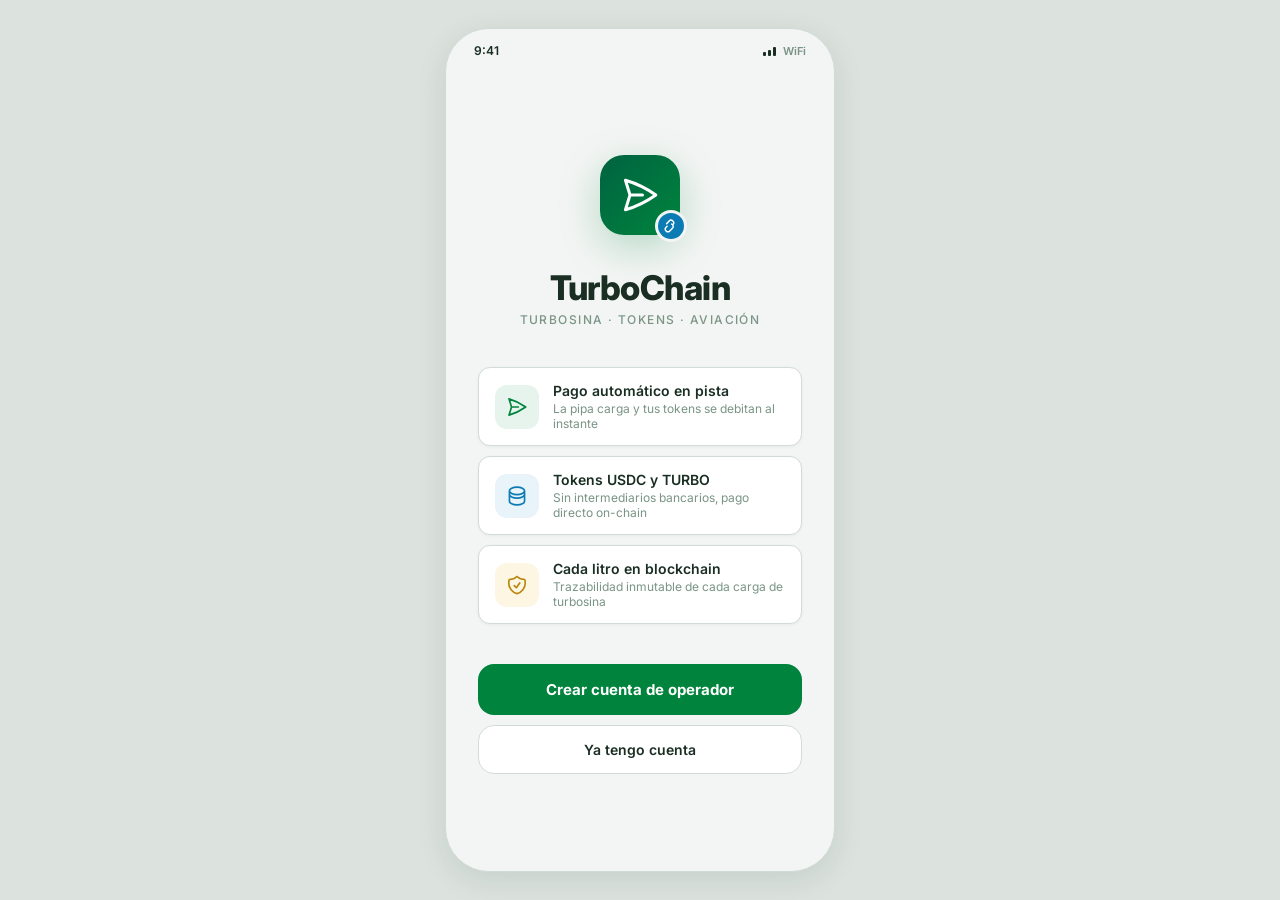
<file: 01_splash.html>
<!DOCTYPE html>
<html lang="es">
<head>
<meta charset="UTF-8">
<meta name="viewport" content="width=device-width, initial-scale=1.0">
<title>TurboChain — Splash</title>
<link rel="stylesheet" href="shared.css">
<style>
  .splash { flex:1; display:flex; flex-direction:column; align-items:center; justify-content:center; padding:40px 32px; text-align:center; }
  .logo-wrap { margin-bottom:32px; animation:fadeUp .6s ease both; }
  .logo-icon {
    width:80px; height:80px; background:linear-gradient(135deg,var(--accent2),var(--accent));
    border-radius:24px; display:flex; align-items:center; justify-content:center;
    box-shadow:0 12px 40px rgba(0,132,61,.25); position:relative;
  }
  .logo-icon svg { width:40px; height:40px; color:#fff; }
  .logo-badge {
    position:absolute; bottom:-4px; right:-4px; width:26px; height:26px;
    background:var(--sky); border-radius:50%; display:flex; align-items:center; justify-content:center;
    box-shadow:0 0 0 3px var(--bg);
  }
  .logo-badge svg { width:14px; height:14px; color:#fff; }
  .app-name { font-weight:800; font-size:34px; letter-spacing:-.5px; color:var(--text); margin-bottom:4px; animation:fadeUp .6s .1s ease both; }
  .app-tagline { font-size:12px; color:var(--muted); letter-spacing:.12em; text-transform:uppercase; font-weight:500; animation:fadeUp .6s .15s ease both; }
  .features { display:flex; flex-direction:column; gap:10px; width:100%; margin:40px 0; animation:fadeUp .6s .25s ease both; }
  .feature-row { display:flex; align-items:center; gap:14px; background:var(--surface); border:1px solid var(--border); border-radius:var(--r-sm); padding:14px 16px; text-align:left; box-shadow:var(--shadow-sm); }
  .feature-title { font-weight:600; font-size:14px; color:var(--text); margin-bottom:2px; }
  .feature-desc { font-size:12px; color:var(--muted); }
  .cta-wrap { width:100%; display:flex; flex-direction:column; gap:10px; animation:fadeUp .6s .35s ease both; }
</style>
</head>
<body>
<div class="phone">
  <div class="status-bar"><span>9:41</span><div class="status-icons"><div class="signal"><span></span><span></span><span></span></div><span>WiFi</span></div></div>

  <div class="splash">
    <div class="logo-wrap">
      <div class="logo-icon">
        <svg fill="none" viewBox="0 0 24 24" stroke="currentColor" stroke-width="1.8"><path stroke-linecap="round" stroke-linejoin="round" d="M6 12L3.269 3.126A59.768 59.768 0 0121.485 12 59.77 59.77 0 013.27 20.876L5.999 12zm0 0h7.5"/></svg>
        <div class="logo-badge"><svg fill="none" viewBox="0 0 24 24" stroke="currentColor" stroke-width="2.5"><path stroke-linecap="round" stroke-linejoin="round" d="M13.19 8.688a4.5 4.5 0 011.242 7.244l-4.5 4.5a4.5 4.5 0 01-6.364-6.364l1.757-1.757m9.86-2.54a4.5 4.5 0 00-6.364-6.364L4.5 8.25"/></svg></div>
      </div>
    </div>

    <div class="app-name">TurboChain</div>
    <div class="app-tagline">Turbosina · Tokens · Aviación</div>

    <div class="features">
      <div class="feature-row">
        <div class="icon icon-accent">
          <svg fill="none" viewBox="0 0 24 24" stroke="currentColor" stroke-width="1.8"><path stroke-linecap="round" stroke-linejoin="round" d="M6 12L3.269 3.126A59.768 59.768 0 0121.485 12 59.77 59.77 0 013.27 20.876L5.999 12zm0 0h7.5"/></svg>
        </div>
        <div>
          <div class="feature-title">Pago automático en pista</div>
          <div class="feature-desc">La pipa carga y tus tokens se debitan al instante</div>
        </div>
      </div>
      <div class="feature-row">
        <div class="icon icon-sky">
          <svg fill="none" viewBox="0 0 24 24" stroke="currentColor" stroke-width="1.8"><path stroke-linecap="round" stroke-linejoin="round" d="M20.25 6.375c0 2.278-3.694 4.125-8.25 4.125S3.75 8.653 3.75 6.375m16.5 0c0-2.278-3.694-4.125-8.25-4.125S3.75 4.097 3.75 6.375m16.5 0v11.25c0 2.278-3.694 4.125-8.25 4.125s-8.25-1.847-8.25-4.125V6.375m16.5 0v3.75c0 2.278-3.694 4.125-8.25 4.125s-8.25-1.847-8.25-4.125v-3.75"/></svg>
        </div>
        <div>
          <div class="feature-title">Tokens USDC y TURBO</div>
          <div class="feature-desc">Sin intermediarios bancarios, pago directo on-chain</div>
        </div>
      </div>
      <div class="feature-row">
        <div class="icon icon-fuel">
          <svg fill="none" viewBox="0 0 24 24" stroke="currentColor" stroke-width="1.8"><path stroke-linecap="round" stroke-linejoin="round" d="M9 12.75L11.25 15 15 9.75m-3-7.036A11.959 11.959 0 013.598 6 11.99 11.99 0 003 9.749c0 5.592 3.824 10.29 9 11.623 5.176-1.332 9-6.03 9-11.622 0-1.31-.21-2.571-.598-3.751h-.152c-3.196 0-6.1-1.248-8.25-3.285z"/></svg>
        </div>
        <div>
          <div class="feature-title">Cada litro en blockchain</div>
          <div class="feature-desc">Trazabilidad inmutable de cada carga de turbosina</div>
        </div>
      </div>
    </div>

    <div class="cta-wrap">
      <button class="btn-primary" onclick="location.href='02_register.html'">Crear cuenta de operador</button>
      <button class="btn-secondary" onclick="location.href='03_login.html'">Ya tengo cuenta</button>
    </div>
  </div>
</div>
</body>
</html>
</file>
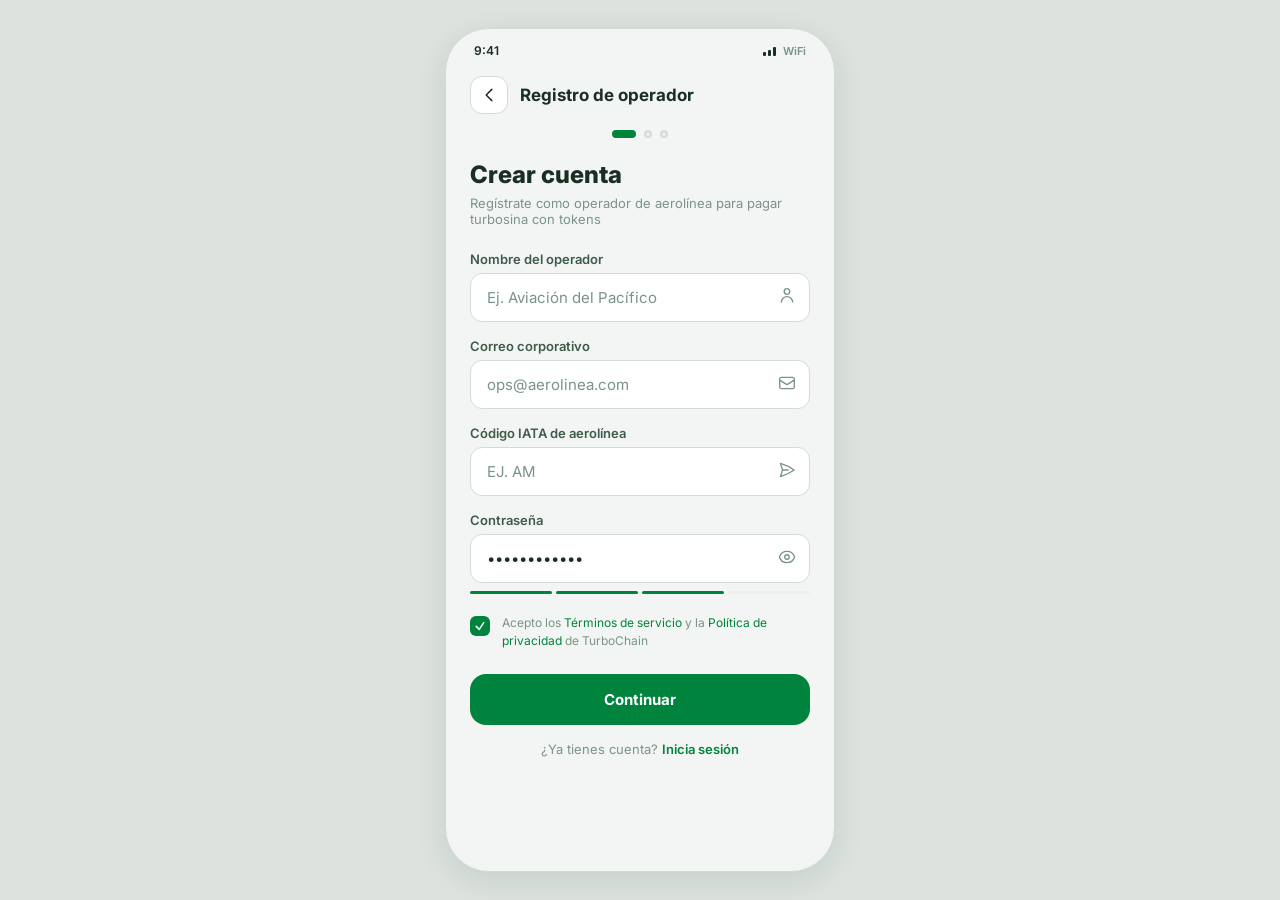
<file: 02_register.html>
<!DOCTYPE html>
<html lang="es">
<head>
<meta charset="UTF-8">
<meta name="viewport" content="width=device-width, initial-scale=1.0">
<title>TurboChain — Registro</title>
<link rel="stylesheet" href="shared.css">
<style>
  .top-bar { display:flex; align-items:center; gap:12px; padding:18px 24px 0; }
  .back-btn { width:38px; height:38px; background:var(--surface); border:1px solid var(--border); border-radius:12px; display:flex; align-items:center; justify-content:center; cursor:pointer; }
  .back-btn svg { width:18px; height:18px; color:var(--text); }
  .top-title { font-weight:700; font-size:17px; }
  .steps-bar { display:flex; justify-content:center; padding:16px 0 4px; }
  .section-title { font-weight:800; font-size:24px; margin-bottom:6px; }
  .section-sub { font-size:13px; color:var(--muted); margin-bottom:24px; }
  .input-icon-wrap { position:relative; }
  .input-icon-wrap .input-field { padding-right:48px; }
  .input-end-icon { position:absolute; right:14px; top:50%; transform:translateY(-50%); color:var(--muted); }
  .input-end-icon svg { width:18px; height:18px; }
  .password-strength { margin-top:8px; display:flex; gap:4px; }
  .strength-bar { flex:1; height:3px; border-radius:100px; background:var(--surface2); }
  .strength-bar.fill-3 { background:var(--accent); }
  .terms-row { display:flex; align-items:flex-start; gap:12px; padding:4px 0 24px; }
  .checkbox { width:20px; height:20px; flex-shrink:0; background:var(--accent); border:none; border-radius:6px; display:flex; align-items:center; justify-content:center; margin-top:2px; }
  .checkbox svg { width:12px; height:12px; color:#fff; }
  .terms-text { font-size:12px; color:var(--muted); line-height:1.5; }
  .terms-text a { color:var(--accent); text-decoration:none; }
  .already { text-align:center; font-size:13px; color:var(--muted); margin-top:16px; }
  .already a { color:var(--accent); text-decoration:none; font-weight:600; }
</style>
</head>
<body>
<div class="phone">
  <div class="status-bar"><span>9:41</span><div class="status-icons"><div class="signal"><span></span><span></span><span></span></div><span>WiFi</span></div></div>

  <div class="top-bar">
    <div class="back-btn" onclick="history.back()"><svg fill="none" viewBox="0 0 24 24" stroke="currentColor" stroke-width="2"><path stroke-linecap="round" stroke-linejoin="round" d="M15.75 19.5L8.25 12l7.5-7.5"/></svg></div>
    <div class="top-title">Registro de operador</div>
  </div>
  <div class="steps-bar"><div class="steps"><div class="step-dot active"></div><div class="step-dot"></div><div class="step-dot"></div></div></div>

  <div class="screen">
    <div class="section-title">Crear cuenta</div>
    <div class="section-sub">Regístrate como operador de aerolínea para pagar turbosina con tokens</div>

    <div class="input-group">
      <span class="input-label">Nombre del operador</span>
      <div class="input-icon-wrap">
        <input class="input-field" type="text" placeholder="Ej. Aviación del Pacífico">
        <span class="input-end-icon"><svg fill="none" viewBox="0 0 24 24" stroke="currentColor" stroke-width="1.8"><path stroke-linecap="round" stroke-linejoin="round" d="M15.75 6a3.75 3.75 0 11-7.5 0 3.75 3.75 0 017.5 0zM4.501 20.118a7.5 7.5 0 0114.998 0"/></svg></span>
      </div>
    </div>

    <div class="input-group">
      <span class="input-label">Correo corporativo</span>
      <div class="input-icon-wrap">
        <input class="input-field" type="email" placeholder="ops@aerolinea.com">
        <span class="input-end-icon"><svg fill="none" viewBox="0 0 24 24" stroke="currentColor" stroke-width="1.8"><path stroke-linecap="round" stroke-linejoin="round" d="M21.75 6.75v10.5a2.25 2.25 0 01-2.25 2.25h-15a2.25 2.25 0 01-2.25-2.25V6.75m19.5 0A2.25 2.25 0 0019.5 4.5h-15a2.25 2.25 0 00-2.25 2.25m19.5 0v.243a2.25 2.25 0 01-1.07 1.916l-7.5 4.615a2.25 2.25 0 01-2.36 0L3.32 8.91a2.25 2.25 0 01-1.07-1.916V6.75"/></svg></span>
      </div>
    </div>

    <div class="input-group">
      <span class="input-label">Código IATA de aerolínea</span>
      <div class="input-icon-wrap">
        <input class="input-field" type="text" placeholder="Ej. AM" maxlength="3" style="text-transform:uppercase">
        <span class="input-end-icon"><svg fill="none" viewBox="0 0 24 24" stroke="currentColor" stroke-width="1.8"><path stroke-linecap="round" stroke-linejoin="round" d="M6 12L3.269 3.126A59.768 59.768 0 0121.485 12 59.77 59.77 0 013.27 20.876L5.999 12zm0 0h7.5"/></svg></span>
      </div>
    </div>

    <div class="input-group">
      <span class="input-label">Contraseña</span>
      <div class="input-icon-wrap">
        <input class="input-field" type="password" placeholder="Mínimo 8 caracteres" value="SecurePass1!">
        <span class="input-end-icon"><svg fill="none" viewBox="0 0 24 24" stroke="currentColor" stroke-width="1.8"><path stroke-linecap="round" stroke-linejoin="round" d="M2.036 12.322a1.012 1.012 0 010-.639C3.423 7.51 7.36 4.5 12 4.5c4.638 0 8.573 3.007 9.963 7.178.07.207.07.431 0 .639C20.577 16.49 16.64 19.5 12 19.5c-4.638 0-8.573-3.007-9.963-7.178z"/><path stroke-linecap="round" stroke-linejoin="round" d="M15 12a3 3 0 11-6 0 3 3 0 016 0z"/></svg></span>
      </div>
      <div class="password-strength"><div class="strength-bar fill-3"></div><div class="strength-bar fill-3"></div><div class="strength-bar fill-3"></div><div class="strength-bar"></div></div>
    </div>

    <div class="terms-row">
      <div class="checkbox"><svg fill="none" viewBox="0 0 24 24" stroke="currentColor" stroke-width="3"><path stroke-linecap="round" stroke-linejoin="round" d="M4.5 12.75l6 6 9-13.5"/></svg></div>
      <div class="terms-text">Acepto los <a href="#">Términos de servicio</a> y la <a href="#">Política de privacidad</a> de TurboChain</div>
    </div>

    <button class="btn-primary" onclick="location.href='04_wallet_setup.html'">Continuar</button>

    <div class="already">¿Ya tienes cuenta? <a href="03_login.html">Inicia sesión</a></div>
  </div>
</div>
</body>
</html>
</file>
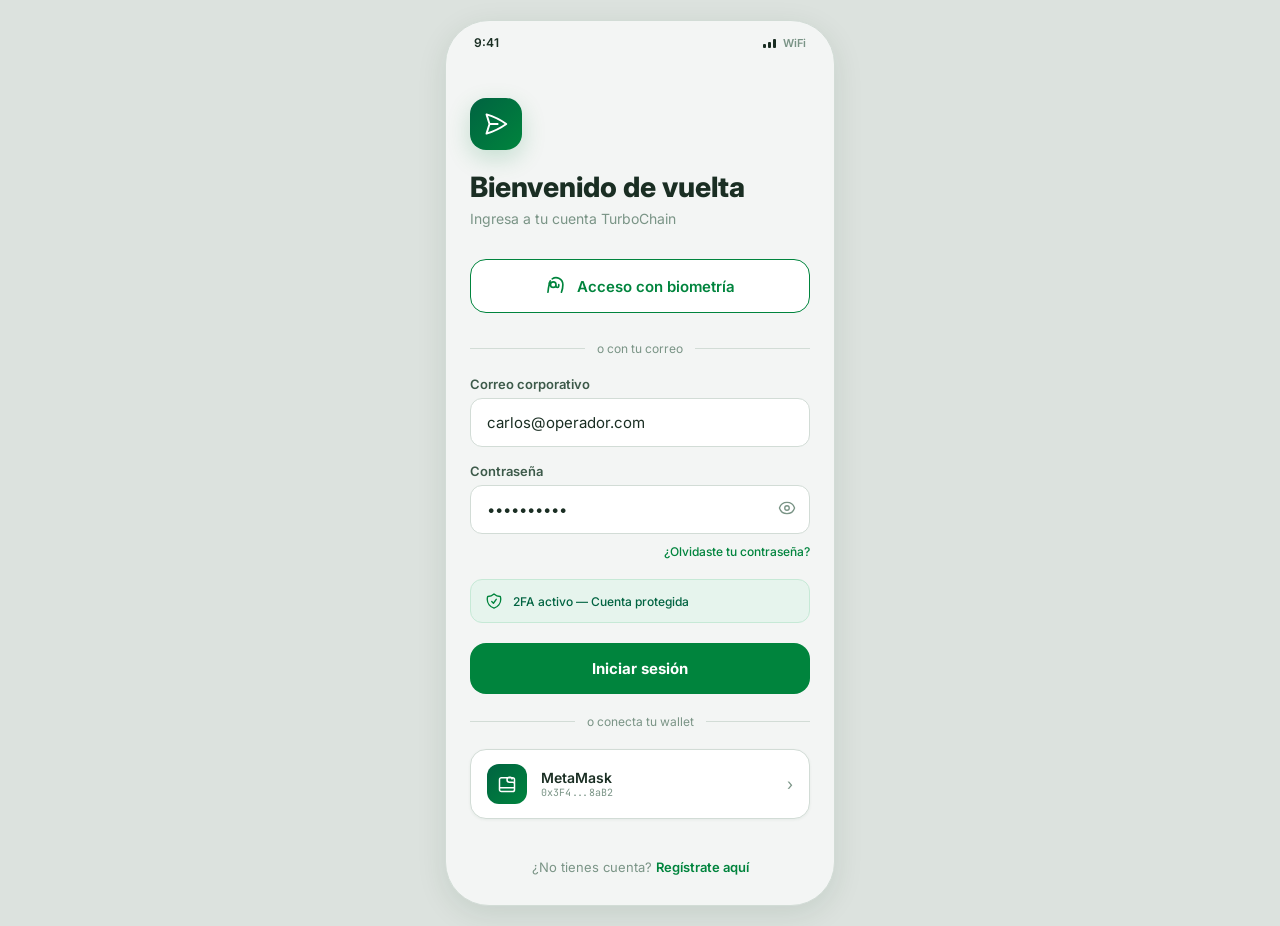
<file: 03_login.html>
<!DOCTYPE html>
<html lang="es">
<head>
<meta charset="UTF-8">
<meta name="viewport" content="width=device-width, initial-scale=1.0">
<title>TurboChain — Login</title>
<link rel="stylesheet" href="shared.css">
<style>
  .login-header { padding-top:30px; margin-bottom:32px; }
  .logo-small { width:52px; height:52px; background:linear-gradient(135deg,var(--accent2),var(--accent)); border-radius:16px; display:flex; align-items:center; justify-content:center; margin-bottom:20px; box-shadow:0 8px 24px rgba(0,132,61,.2); }
  .logo-small svg { width:26px; height:26px; color:#fff; }
  .login-title { font-weight:800; font-size:28px; margin-bottom:6px; }
  .login-sub { font-size:14px; color:var(--muted); }
  .biometric-btn { width:100%; padding:15px; background:var(--surface); border:1.5px solid var(--accent); border-radius:var(--r-md); display:flex; align-items:center; justify-content:center; gap:10px; cursor:pointer; color:var(--accent); font-weight:600; font-size:15px; margin-bottom:8px; }
  .biometric-btn svg { width:22px; height:22px; }
  .wallet-option { width:100%; padding:14px 16px; background:var(--surface); border:1px solid var(--border); border-radius:var(--r-md); display:flex; align-items:center; gap:14px; cursor:pointer; margin-bottom:20px; box-shadow:var(--shadow-sm); }
  .wallet-logo { width:40px; height:40px; border-radius:12px; background:linear-gradient(135deg,var(--accent2),var(--accent)); display:flex; align-items:center; justify-content:center; flex-shrink:0; }
  .wallet-logo svg { width:20px; height:20px; color:#fff; }
  .wallet-info { flex:1; }
  .wallet-name { font-weight:600; font-size:14px; }
  .wallet-addr { font-family:'JetBrains Mono',monospace; font-size:10px; color:var(--muted); }
  .security-row { display:flex; align-items:center; gap:10px; background:var(--accent-l); border:1px solid #C6E9D6; border-radius:var(--r-sm); padding:12px 14px; margin-bottom:20px; }
  .security-row svg { width:18px; height:18px; color:var(--accent); flex-shrink:0; }
  .security-text { font-size:12px; color:var(--accent2); font-weight:500; }
  .forgot { text-align:right; font-size:12px; color:var(--accent); margin-top:-6px; margin-bottom:20px; cursor:pointer; font-weight:500; }
  .register-link { text-align:center; font-size:13px; color:var(--muted); margin-top:20px; }
  .register-link a { color:var(--accent); text-decoration:none; font-weight:600; }
</style>
</head>
<body>
<div class="phone">
  <div class="status-bar"><span>9:41</span><div class="status-icons"><div class="signal"><span></span><span></span><span></span></div><span>WiFi</span></div></div>

  <div class="screen">
    <div class="login-header">
      <div class="logo-small"><svg fill="none" viewBox="0 0 24 24" stroke="currentColor" stroke-width="1.8"><path stroke-linecap="round" stroke-linejoin="round" d="M6 12L3.269 3.126A59.768 59.768 0 0121.485 12 59.77 59.77 0 013.27 20.876L5.999 12zm0 0h7.5"/></svg></div>
      <div class="login-title">Bienvenido de vuelta</div>
      <div class="login-sub">Ingresa a tu cuenta TurboChain</div>
    </div>

    <div class="biometric-btn">
      <svg fill="none" viewBox="0 0 24 24" stroke="currentColor" stroke-width="1.8"><path stroke-linecap="round" stroke-linejoin="round" d="M7.864 4.243A7.5 7.5 0 0119.5 10.5c0 2.92-.556 5.709-1.568 8.268M5.742 6.364A7.465 7.465 0 004.5 10.5a48.667 48.667 0 00-1.26 8.303M12 10.5a3 3 0 11-6 0 3 3 0 016 0zm0 0v1.5a1.5 1.5 0 003 0V10.5"/></svg>
      Acceso con biometría
    </div>

    <div class="divider">o con tu correo</div>

    <div class="input-group">
      <span class="input-label">Correo corporativo</span>
      <input class="input-field" type="email" placeholder="ops@aerolinea.com" value="carlos@operador.com">
    </div>
    <div class="input-group">
      <span class="input-label">Contraseña</span>
      <div style="position:relative">
        <input class="input-field" type="password" value="••••••••••" style="padding-right:48px">
        <span style="position:absolute;right:14px;top:50%;transform:translateY(-50%);color:var(--muted)"><svg width="18" height="18" fill="none" viewBox="0 0 24 24" stroke="currentColor" stroke-width="1.8"><path stroke-linecap="round" stroke-linejoin="round" d="M2.036 12.322a1.012 1.012 0 010-.639C3.423 7.51 7.36 4.5 12 4.5c4.638 0 8.573 3.007 9.963 7.178.07.207.07.431 0 .639C20.577 16.49 16.64 19.5 12 19.5c-4.638 0-8.573-3.007-9.963-7.178z"/><path stroke-linecap="round" stroke-linejoin="round" d="M15 12a3 3 0 11-6 0 3 3 0 016 0z"/></svg></span>
      </div>
    </div>
    <div class="forgot">¿Olvidaste tu contraseña?</div>

    <div class="security-row">
      <svg fill="none" viewBox="0 0 24 24" stroke="currentColor" stroke-width="1.8"><path stroke-linecap="round" stroke-linejoin="round" d="M9 12.75L11.25 15 15 9.75m-3-7.036A11.959 11.959 0 013.598 6 11.99 11.99 0 003 9.749c0 5.592 3.824 10.29 9 11.623 5.176-1.332 9-6.03 9-11.622 0-1.31-.21-2.571-.598-3.751h-.152c-3.196 0-6.1-1.248-8.25-3.285z"/></svg>
      <span class="security-text">2FA activo — Cuenta protegida</span>
    </div>

    <button class="btn-primary" onclick="location.href='05_home.html'">Iniciar sesión</button>

    <div class="divider">o conecta tu wallet</div>

    <div class="wallet-option">
      <div class="wallet-logo"><svg fill="none" viewBox="0 0 24 24" stroke="currentColor" stroke-width="1.8"><path stroke-linecap="round" stroke-linejoin="round" d="M21 12a2.25 2.25 0 00-2.25-2.25H15a3 3 0 110-6h.75A2.25 2.25 0 0118 6M3 16.5v2.25A2.25 2.25 0 005.25 21h13.5A2.25 2.25 0 0021 18.75V16.5M3 16.5V6.75A2.25 2.25 0 015.25 4.5h13.5A2.25 2.25 0 0121 6.75v9.75M3 16.5h18"/></svg></div>
      <div class="wallet-info">
        <div class="wallet-name">MetaMask</div>
        <div class="wallet-addr">0x3F4...8aB2</div>
      </div>
      <span style="color:var(--muted)">›</span>
    </div>

    <div class="register-link">¿No tienes cuenta? <a href="02_register.html">Regístrate aquí</a></div>
  </div>
</div>
</body>
</html>
</file>
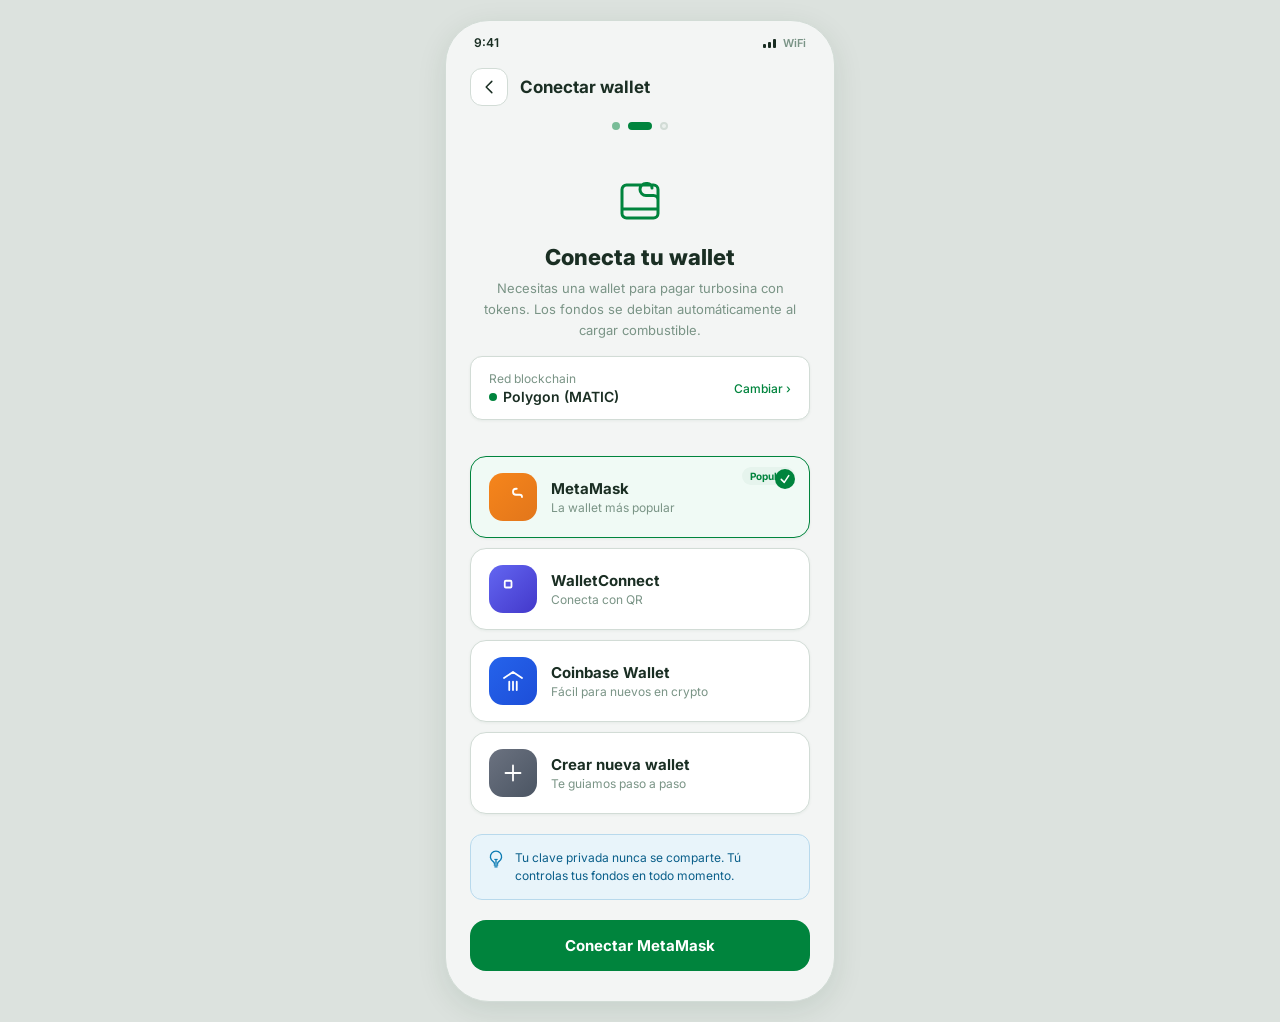
<file: 04_wallet_setup.html>
<!DOCTYPE html>
<html lang="es">
<head>
<meta charset="UTF-8">
<meta name="viewport" content="width=device-width, initial-scale=1.0">
<title>TurboChain — Wallet Setup</title>
<link rel="stylesheet" href="shared.css">
<style>
  .top-bar { display:flex; align-items:center; gap:12px; padding:18px 24px 0; }
  .back-btn { width:38px;height:38px;background:var(--surface);border:1px solid var(--border);border-radius:12px;display:flex;align-items:center;justify-content:center;cursor:pointer; }
  .back-btn svg { width:18px; height:18px; color:var(--text); }
  .steps-bar { display:flex; justify-content:center; padding:16px 0 4px; }
  .wallet-hero { text-align:center; padding:24px 0 16px; }
  .wallet-hero-icon { margin:0 auto 16px; }
  .wallet-hero-icon svg { width:48px; height:48px; color:var(--accent); }
  .hero-title { font-weight:800; font-size:22px; margin-bottom:8px; }
  .hero-sub { font-size:13px; color:var(--muted); line-height:1.6; padding:0 10px; }
  .wallet-options { display:flex; flex-direction:column; gap:10px; margin:20px 0; }
  .wallet-card { background:var(--surface); border:1.5px solid var(--border); border-radius:var(--r-md); padding:16px 18px; display:flex; align-items:center; gap:14px; cursor:pointer; position:relative; box-shadow:var(--shadow-sm); }
  .wallet-card.selected { border-color:var(--accent); background:#F0FAF5; }
  .wallet-card.selected::after { content:''; position:absolute; top:12px; right:14px; width:20px; height:20px; background:var(--accent); border-radius:50%; background-image:url("data:image/svg+xml,%3Csvg xmlns='http://www.w3.org/2000/svg' fill='none' viewBox='0 0 24 24' stroke='white' stroke-width='3'%3E%3Cpath stroke-linecap='round' stroke-linejoin='round' d='M4.5 12.75l6 6 9-13.5'/%3E%3C/svg%3E"); background-size:12px; background-repeat:no-repeat; background-position:center; }
  .wc-logo { width:48px; height:48px; border-radius:14px; display:flex; align-items:center; justify-content:center; flex-shrink:0; }
  .wc-logo svg { width:24px; height:24px; color:#fff; }
  .wc-name { font-weight:700; font-size:15px; margin-bottom:2px; }
  .wc-desc { font-size:12px; color:var(--muted); }
  .wc-tag { position:absolute; top:10px; right:14px; background:var(--accent-l); color:var(--accent); font-size:10px; font-weight:700; padding:3px 8px; border-radius:100px; }
  .info-box { background:var(--sky-l); border:1px solid #B8D9EC; border-radius:var(--r-sm); padding:14px 16px; display:flex; gap:10px; margin-bottom:20px; }
  .info-box svg { width:18px; height:18px; color:var(--sky); flex-shrink:0; margin-top:1px; }
  .info-box .info-text { font-size:12px; color:#0A5F8A; line-height:1.5; }
  .network-row { display:flex; align-items:center; justify-content:space-between; background:var(--surface); border:1px solid var(--border); border-radius:var(--r-sm); padding:14px 18px; margin-bottom:16px; box-shadow:var(--shadow-sm); }
  .network-label { font-size:12px; color:var(--muted); margin-bottom:2px; }
  .network-name { font-weight:600; font-size:14px; display:flex; align-items:center; gap:6px; }
  .net-dot { width:8px;height:8px;border-radius:50%;background:var(--accent); }
  .network-change { font-size:12px; color:var(--accent); cursor:pointer; font-weight:500; }
</style>
</head>
<body>
<div class="phone">
  <div class="status-bar"><span>9:41</span><div class="status-icons"><div class="signal"><span></span><span></span><span></span></div><span>WiFi</span></div></div>

  <div class="top-bar">
    <div class="back-btn" onclick="history.back()"><svg fill="none" viewBox="0 0 24 24" stroke="currentColor" stroke-width="2"><path stroke-linecap="round" stroke-linejoin="round" d="M15.75 19.5L8.25 12l7.5-7.5"/></svg></div>
    <div style="font-weight:700;font-size:17px">Conectar wallet</div>
  </div>
  <div class="steps-bar"><div class="steps"><div class="step-dot done"></div><div class="step-dot active"></div><div class="step-dot"></div></div></div>

  <div class="screen">
    <div class="wallet-hero">
      <div class="wallet-hero-icon"><svg fill="none" viewBox="0 0 24 24" stroke="currentColor" stroke-width="1.5"><path stroke-linecap="round" stroke-linejoin="round" d="M21 12a2.25 2.25 0 00-2.25-2.25H15a3 3 0 110-6h.75A2.25 2.25 0 0118 6M3 16.5v2.25A2.25 2.25 0 005.25 21h13.5A2.25 2.25 0 0021 18.75V16.5M3 16.5V6.75A2.25 2.25 0 015.25 4.5h13.5A2.25 2.25 0 0121 6.75v9.75M3 16.5h18"/></svg></div>
      <div class="hero-title">Conecta tu wallet</div>
      <div class="hero-sub">Necesitas una wallet para pagar turbosina con tokens. Los fondos se debitan automáticamente al cargar combustible.</div>
    </div>

    <div class="network-row">
      <div><div class="network-label">Red blockchain</div><div class="network-name"><span class="net-dot"></span> Polygon (MATIC)</div></div>
      <span class="network-change">Cambiar ›</span>
    </div>

    <div class="wallet-options">
      <div class="wallet-card selected">
        <div class="wc-logo" style="background:linear-gradient(135deg,#F6851B,#E2761B)"><svg fill="none" viewBox="0 0 24 24" stroke="currentColor" stroke-width="1.8"><path stroke-linecap="round" stroke-linejoin="round" d="M21 12a2.25 2.25 0 00-2.25-2.25H15a3 3 0 110-6h.75"/></svg></div>
        <div><div class="wc-name">MetaMask</div><div class="wc-desc">La wallet más popular</div></div>
        <div class="wc-tag">Popular</div>
      </div>
      <div class="wallet-card">
        <div class="wc-logo" style="background:linear-gradient(135deg,#6366F1,#4338CA)"><svg fill="none" viewBox="0 0 24 24" stroke="currentColor" stroke-width="1.8"><path stroke-linecap="round" stroke-linejoin="round" d="M3.75 4.875c0-.621.504-1.125 1.125-1.125h4.5c.621 0 1.125.504 1.125 1.125v4.5c0 .621-.504 1.125-1.125 1.125h-4.5A1.125 1.125 0 013.75 9.375v-4.5z"/></svg></div>
        <div><div class="wc-name">WalletConnect</div><div class="wc-desc">Conecta con QR</div></div>
      </div>
      <div class="wallet-card">
        <div class="wc-logo" style="background:linear-gradient(135deg,#2563EB,#1D4ED8)"><svg fill="none" viewBox="0 0 24 24" stroke="currentColor" stroke-width="1.8"><path stroke-linecap="round" stroke-linejoin="round" d="M12 21v-8.25M15.75 21v-8.25M8.25 21v-8.25M3 9l9-6 9 6"/></svg></div>
        <div><div class="wc-name">Coinbase Wallet</div><div class="wc-desc">Fácil para nuevos en crypto</div></div>
      </div>
      <div class="wallet-card">
        <div class="wc-logo" style="background:linear-gradient(135deg,#6B7280,#4B5563)"><svg fill="none" viewBox="0 0 24 24" stroke="currentColor" stroke-width="1.8"><path stroke-linecap="round" stroke-linejoin="round" d="M12 4.5v15m7.5-7.5h-15"/></svg></div>
        <div><div class="wc-name">Crear nueva wallet</div><div class="wc-desc">Te guiamos paso a paso</div></div>
      </div>
    </div>

    <div class="info-box">
      <svg fill="none" viewBox="0 0 24 24" stroke="currentColor" stroke-width="1.8"><path stroke-linecap="round" stroke-linejoin="round" d="M12 18v-5.25m0 0a6.01 6.01 0 001.5-.189m-1.5.189a6.01 6.01 0 01-1.5-.189m3.75 7.478a12.06 12.06 0 01-4.5 0m3.75 2.383a14.406 14.406 0 01-3 0M14.25 18v-.192c0-.983.658-1.823 1.508-2.316a7.5 7.5 0 10-7.517 0c.85.493 1.509 1.333 1.509 2.316V18"/></svg>
      <span class="info-text">Tu clave privada nunca se comparte. Tú controlas tus fondos en todo momento.</span>
    </div>

    <button class="btn-primary" onclick="location.href='05_home.html'">Conectar MetaMask</button>
  </div>
</div>
</body>
</html>
</file>
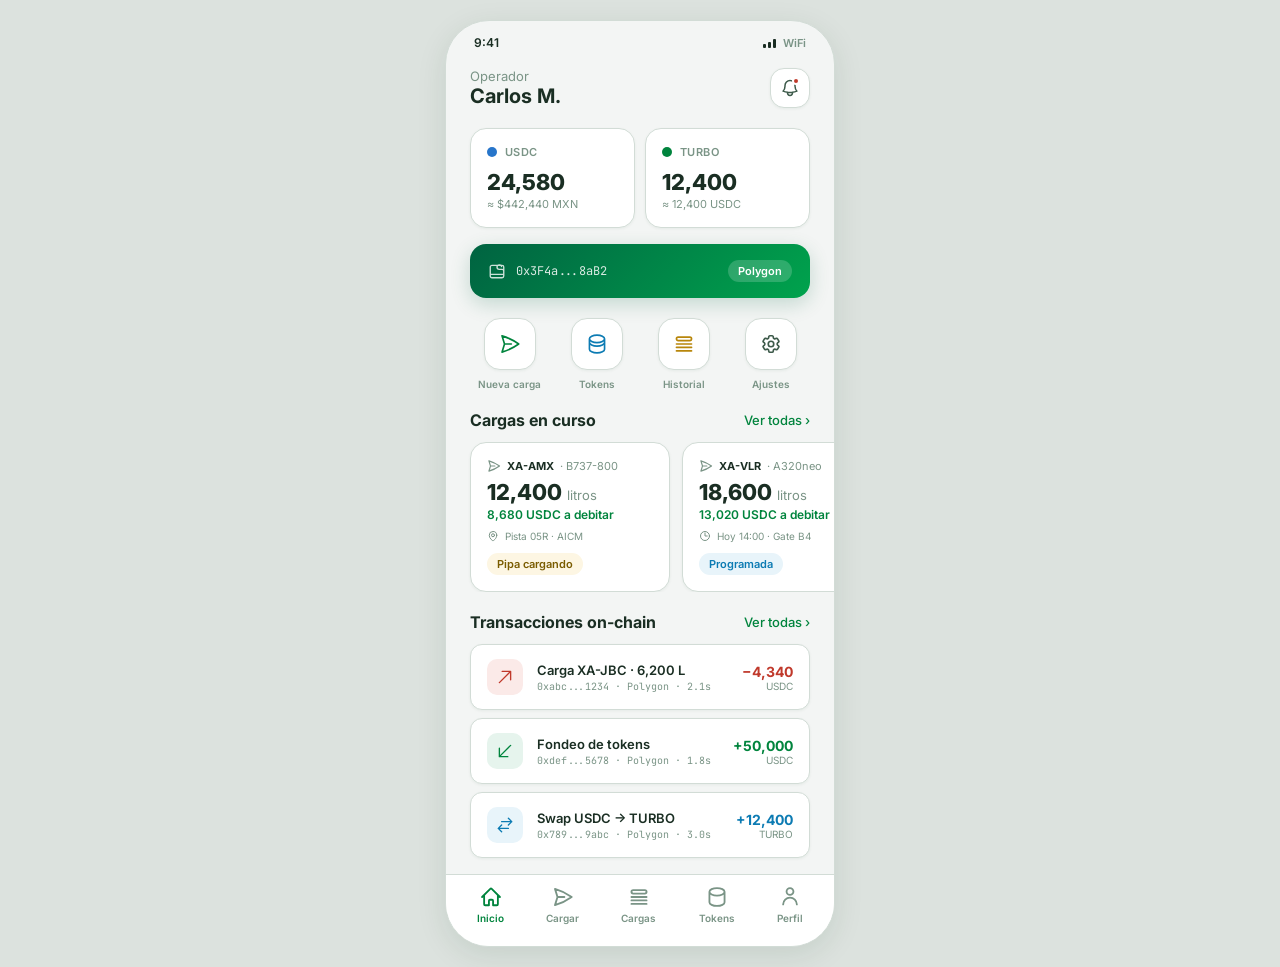
<file: 05_home.html>
<!DOCTYPE html>
<html lang="es">
<head>
<meta charset="UTF-8">
<meta name="viewport" content="width=device-width, initial-scale=1.0">
<title>TurboChain — Home</title>
<link rel="stylesheet" href="shared.css">
<style>
  .home-header { display:flex; justify-content:space-between; align-items:center; padding:18px 24px 0; }
  .user-hello { font-size:13px; color:var(--muted); }
  .user-name { font-weight:700; font-size:20px; }
  .notif-btn { width:40px;height:40px; background:var(--surface); border:1px solid var(--border); border-radius:14px; display:flex; align-items:center; justify-content:center; position:relative; cursor:pointer; box-shadow:var(--shadow-sm); }
  .notif-btn svg { width:20px; height:20px; color:var(--text2); }
  .notif-dot { position:absolute; top:8px; right:9px; width:8px;height:8px; background:var(--danger); border-radius:50%; border:2px solid var(--surface); }

  /* Token balance cards */
  .tokens-row { display:flex; gap:10px; padding:20px 24px 0; }
  .token-card { flex:1; background:var(--surface); border:1px solid var(--border); border-radius:var(--r-md); padding:16px; box-shadow:var(--shadow-sm); }
  .token-header { display:flex; align-items:center; gap:8px; margin-bottom:10px; }
  .token-dot { width:10px; height:10px; border-radius:50%; flex-shrink:0; }
  .token-name { font-size:11px; font-weight:600; color:var(--muted); text-transform:uppercase; letter-spacing:.04em; }
  .token-amount { font-weight:800; font-size:22px; margin-bottom:2px; }
  .token-usd { font-size:11px; color:var(--muted); }

  /* Wallet banner */
  .wallet-banner {
    margin:16px 24px 0; background:linear-gradient(135deg,var(--accent2),#00A34D);
    border-radius:var(--r-md); padding:16px 18px; color:#fff;
    display:flex; align-items:center; justify-content:space-between;
    box-shadow:0 6px 20px rgba(0,99,65,.2);
  }
  .wb-left { display:flex; align-items:center; gap:10px; }
  .wb-left svg { width:18px; height:18px; opacity:.8; }
  .wb-addr { font-family:'JetBrains Mono',monospace; font-size:12px; opacity:.85; }
  .wb-network { font-size:11px; font-weight:600; background:rgba(255,255,255,.18); padding:4px 10px; border-radius:100px; }

  .quick-actions { display:grid; grid-template-columns:repeat(4,1fr); gap:8px; padding:20px 24px 0; }
  .qa-item { display:flex; flex-direction:column; align-items:center; gap:8px; cursor:pointer; }
  .qa-icon { width:52px; height:52px; background:var(--surface); border:1px solid var(--border); border-radius:16px; display:flex; align-items:center; justify-content:center; box-shadow:var(--shadow-sm); }
  .qa-icon:active { transform:scale(.95); }
  .qa-icon svg { width:22px; height:22px; }
  .qa-label { font-size:10px; font-weight:600; color:var(--muted); text-align:center; }

  .section-hdr { display:flex; justify-content:space-between; align-items:center; padding:20px 24px 12px; }
  .section-hdr-title { font-weight:700; font-size:16px; }
  .section-hdr-link { font-size:13px; color:var(--accent); cursor:pointer; font-weight:500; }

  /* Active refueling cards */
  .refuel-scroll { display:flex; gap:12px; padding:0 24px; overflow-x:auto; }
  .refuel-scroll::-webkit-scrollbar { display:none; }
  .refuel-card { min-width:200px; background:var(--surface); border:1px solid var(--border); border-radius:var(--r-md); padding:16px; flex-shrink:0; box-shadow:var(--shadow-sm); }
  .rc-aircraft { display:flex; align-items:center; gap:6px; font-size:11px; color:var(--muted); margin-bottom:6px; }
  .rc-aircraft svg { width:14px; height:14px; }
  .rc-tail { font-weight:700; color:var(--text); }
  .rc-liters { font-weight:800; font-size:22px; margin-bottom:2px; }
  .rc-liters-unit { font-weight:400; font-size:13px; color:var(--muted); }
  .rc-tokens { font-size:12px; color:var(--accent); font-weight:600; margin-bottom:8px; }
  .rc-meta { display:flex; align-items:center; gap:6px; font-size:10px; color:var(--muted); margin-bottom:10px; }
  .rc-meta svg { width:12px; height:12px; }

  /* TX list */
  .tx-list { padding:0 24px; display:flex; flex-direction:column; gap:8px; }
  .tx-row { display:flex; align-items:center; gap:14px; background:var(--surface); border:1px solid var(--border); border-radius:var(--r-sm); padding:14px 16px; box-shadow:var(--shadow-sm); }
  .tx-info { flex:1; }
  .tx-title { font-weight:600; font-size:13px; margin-bottom:2px; }
  .tx-hash { font-family:'JetBrains Mono',monospace; font-size:10px; color:var(--muted); }
  .tx-amount { text-align:right; }
  .tx-val { font-weight:700; font-size:14px; }
  .tx-cur { font-size:10px; color:var(--muted); }
</style>
</head>
<body>
<div class="phone">
  <div class="status-bar"><span>9:41</span><div class="status-icons"><div class="signal"><span></span><span></span><span></span></div><span>WiFi</span></div></div>

  <div class="home-header">
    <div><div class="user-hello">Operador</div><div class="user-name">Carlos M.</div></div>
    <div class="notif-btn"><svg fill="none" viewBox="0 0 24 24" stroke="currentColor" stroke-width="1.8"><path stroke-linecap="round" stroke-linejoin="round" d="M14.857 17.082a23.848 23.848 0 005.454-1.31A8.967 8.967 0 0118 9.75V9A6 6 0 006 9v.75a8.967 8.967 0 01-2.312 6.022c1.733.64 3.56 1.085 5.455 1.31m5.714 0a24.255 24.255 0 01-5.714 0m5.714 0a3 3 0 11-5.714 0"/></svg><div class="notif-dot"></div></div>
  </div>

  <!-- Token balances -->
  <div class="tokens-row">
    <div class="token-card">
      <div class="token-header"><div class="token-dot" style="background:#2775CA"></div><div class="token-name">USDC</div></div>
      <div class="token-amount">24,580</div>
      <div class="token-usd">≈ $442,440 MXN</div>
    </div>
    <div class="token-card">
      <div class="token-header"><div class="token-dot" style="background:var(--accent)"></div><div class="token-name">TURBO</div></div>
      <div class="token-amount">12,400</div>
      <div class="token-usd">≈ 12,400 USDC</div>
    </div>
  </div>

  <!-- Wallet info -->
  <div class="wallet-banner">
    <div class="wb-left">
      <svg fill="none" viewBox="0 0 24 24" stroke="currentColor" stroke-width="1.8"><path stroke-linecap="round" stroke-linejoin="round" d="M21 12a2.25 2.25 0 00-2.25-2.25H15a3 3 0 110-6h.75A2.25 2.25 0 0118 6M3 16.5v2.25A2.25 2.25 0 005.25 21h13.5A2.25 2.25 0 0021 18.75V16.5M3 16.5V6.75A2.25 2.25 0 015.25 4.5h13.5A2.25 2.25 0 0121 6.75v9.75M3 16.5h18"/></svg>
      <span class="wb-addr">0x3F4a...8aB2</span>
    </div>
    <div class="wb-network">Polygon</div>
  </div>

  <!-- Quick actions -->
  <div class="quick-actions">
    <div class="qa-item" onclick="location.href='06_new_order.html'">
      <div class="qa-icon" style="color:var(--accent)"><svg fill="none" viewBox="0 0 24 24" stroke="currentColor" stroke-width="1.8"><path stroke-linecap="round" stroke-linejoin="round" d="M6 12L3.269 3.126A59.768 59.768 0 0121.485 12 59.77 59.77 0 013.27 20.876L5.999 12zm0 0h7.5"/></svg></div>
      <div class="qa-label">Nueva carga</div>
    </div>
    <div class="qa-item" onclick="location.href='08_wallet.html'">
      <div class="qa-icon" style="color:var(--sky)"><svg fill="none" viewBox="0 0 24 24" stroke="currentColor" stroke-width="1.8"><path stroke-linecap="round" stroke-linejoin="round" d="M20.25 6.375c0 2.278-3.694 4.125-8.25 4.125S3.75 8.653 3.75 6.375m16.5 0c0-2.278-3.694-4.125-8.25-4.125S3.75 4.097 3.75 6.375m16.5 0v11.25c0 2.278-3.694 4.125-8.25 4.125s-8.25-1.847-8.25-4.125V6.375m16.5 0v3.75c0 2.278-3.694 4.125-8.25 4.125s-8.25-1.847-8.25-4.125v-3.75"/></svg></div>
      <div class="qa-label">Tokens</div>
    </div>
    <div class="qa-item" onclick="location.href='09_orders.html'">
      <div class="qa-icon" style="color:var(--fuel)"><svg fill="none" viewBox="0 0 24 24" stroke="currentColor" stroke-width="1.8"><path stroke-linecap="round" stroke-linejoin="round" d="M3.75 12h16.5m-16.5 3.75h16.5M3.75 19.5h16.5M5.625 4.5h12.75a1.875 1.875 0 010 3.75H5.625a1.875 1.875 0 010-3.75z"/></svg></div>
      <div class="qa-label">Historial</div>
    </div>
    <div class="qa-item">
      <div class="qa-icon" style="color:var(--text2)"><svg fill="none" viewBox="0 0 24 24" stroke="currentColor" stroke-width="1.8"><path stroke-linecap="round" stroke-linejoin="round" d="M9.594 3.94c.09-.542.56-.94 1.11-.94h2.593c.55 0 1.02.398 1.11.94l.213 1.281c.063.374.313.686.645.87.074.04.147.083.22.127.324.196.72.257 1.075.124l1.217-.456a1.125 1.125 0 011.37.49l1.296 2.247a1.125 1.125 0 01-.26 1.431l-1.003.827c-.293.24-.438.613-.431.992a6.759 6.759 0 010 .255c-.007.378.138.75.43.99l1.005.828c.424.35.534.954.26 1.43l-1.298 2.247a1.125 1.125 0 01-1.369.491l-1.217-.456c-.355-.133-.75-.072-1.076.124a6.57 6.57 0 01-.22.128c-.331.183-.581.495-.644.869l-.213 1.28c-.09.543-.56.941-1.11.941h-2.594c-.55 0-1.02-.398-1.11-.94l-.213-1.281c-.062-.374-.312-.686-.644-.87a6.52 6.52 0 01-.22-.127c-.325-.196-.72-.257-1.076-.124l-1.217.456a1.125 1.125 0 01-1.369-.49l-1.297-2.247a1.125 1.125 0 01.26-1.431l1.004-.827c.292-.24.437-.613.43-.992a6.932 6.932 0 010-.255c.007-.378-.138-.75-.43-.99l-1.004-.828a1.125 1.125 0 01-.26-1.43l1.297-2.247a1.125 1.125 0 011.37-.491l1.216.456c.356.133.751.072 1.076-.124.072-.044.146-.087.22-.128.332-.183.582-.495.644-.869l.214-1.281z"/><path stroke-linecap="round" stroke-linejoin="round" d="M15 12a3 3 0 11-6 0 3 3 0 016 0z"/></svg></div>
      <div class="qa-label">Ajustes</div>
    </div>
  </div>

  <!-- Active refueling -->
  <div class="section-hdr">
    <div class="section-hdr-title">Cargas en curso</div>
    <div class="section-hdr-link" onclick="location.href='09_orders.html'">Ver todas ›</div>
  </div>

  <div class="refuel-scroll">
    <div class="refuel-card">
      <div class="rc-aircraft">
        <svg fill="none" viewBox="0 0 24 24" stroke="currentColor" stroke-width="2"><path stroke-linecap="round" stroke-linejoin="round" d="M6 12L3.269 3.126A59.768 59.768 0 0121.485 12 59.77 59.77 0 013.27 20.876L5.999 12zm0 0h7.5"/></svg>
        <span class="rc-tail">XA-AMX</span> · B737-800
      </div>
      <div class="rc-liters">12,400 <span class="rc-liters-unit">litros</span></div>
      <div class="rc-tokens">8,680 USDC a debitar</div>
      <div class="rc-meta">
        <svg fill="none" viewBox="0 0 24 24" stroke="currentColor" stroke-width="2"><path stroke-linecap="round" stroke-linejoin="round" d="M15 10.5a3 3 0 11-6 0 3 3 0 016 0z"/><path stroke-linecap="round" stroke-linejoin="round" d="M19.5 10.5c0 7.142-7.5 11.25-7.5 11.25S4.5 17.642 4.5 10.5a7.5 7.5 0 1115 0z"/></svg>
        Pista 05R · AICM
      </div>
      <div class="badge badge-warning">Pipa cargando</div>
    </div>

    <div class="refuel-card">
      <div class="rc-aircraft">
        <svg fill="none" viewBox="0 0 24 24" stroke="currentColor" stroke-width="2"><path stroke-linecap="round" stroke-linejoin="round" d="M6 12L3.269 3.126A59.768 59.768 0 0121.485 12 59.77 59.77 0 013.27 20.876L5.999 12zm0 0h7.5"/></svg>
        <span class="rc-tail">XA-VLR</span> · A320neo
      </div>
      <div class="rc-liters">18,600 <span class="rc-liters-unit">litros</span></div>
      <div class="rc-tokens">13,020 USDC a debitar</div>
      <div class="rc-meta">
        <svg fill="none" viewBox="0 0 24 24" stroke="currentColor" stroke-width="2"><path stroke-linecap="round" stroke-linejoin="round" d="M12 6v6h4.5m4.5 0a9 9 0 11-18 0 9 9 0 0118 0z"/></svg>
        Hoy 14:00 · Gate B4
      </div>
      <div class="badge badge-info">Programada</div>
    </div>

    <div class="refuel-card">
      <div class="rc-aircraft">
        <svg fill="none" viewBox="0 0 24 24" stroke="currentColor" stroke-width="2"><path stroke-linecap="round" stroke-linejoin="round" d="M6 12L3.269 3.126A59.768 59.768 0 0121.485 12 59.77 59.77 0 013.27 20.876L5.999 12zm0 0h7.5"/></svg>
        <span class="rc-tail">XA-JBC</span> · E190
      </div>
      <div class="rc-liters">6,200 <span class="rc-liters-unit">litros</span></div>
      <div class="rc-tokens">4,340 USDC debitados</div>
      <div class="rc-meta">
        <svg fill="none" viewBox="0 0 24 24" stroke="currentColor" stroke-width="2"><path stroke-linecap="round" stroke-linejoin="round" d="M9 12.75L11.25 15 15 9.75M21 12a9 9 0 11-18 0 9 9 0 0118 0z"/></svg>
        Ayer 16:15 · Pista 23L
      </div>
      <div class="badge badge-success">TX confirmada</div>
    </div>
  </div>

  <!-- Recent blockchain TX -->
  <div class="section-hdr">
    <div class="section-hdr-title">Transacciones on-chain</div>
    <div class="section-hdr-link">Ver todas ›</div>
  </div>

  <div class="tx-list">
    <div class="tx-row">
      <div class="icon icon-danger icon-sm"><svg fill="none" viewBox="0 0 24 24" stroke="currentColor" stroke-width="1.8"><path stroke-linecap="round" stroke-linejoin="round" d="M4.5 19.5l15-15m0 0H8.25m11.25 0v11.25"/></svg></div>
      <div class="tx-info">
        <div class="tx-title">Carga XA-JBC · 6,200 L</div>
        <div class="tx-hash">0xabc...1234 · Polygon · 2.1s</div>
      </div>
      <div class="tx-amount"><div class="tx-val" style="color:var(--danger)">−4,340</div><div class="tx-cur">USDC</div></div>
    </div>
    <div class="tx-row">
      <div class="icon icon-accent icon-sm"><svg fill="none" viewBox="0 0 24 24" stroke="currentColor" stroke-width="1.8"><path stroke-linecap="round" stroke-linejoin="round" d="M19.5 4.5l-15 15m0 0h11.25m-11.25 0V8.25"/></svg></div>
      <div class="tx-info">
        <div class="tx-title">Fondeo de tokens</div>
        <div class="tx-hash">0xdef...5678 · Polygon · 1.8s</div>
      </div>
      <div class="tx-amount"><div class="tx-val" style="color:var(--accent)">+50,000</div><div class="tx-cur">USDC</div></div>
    </div>
    <div class="tx-row">
      <div class="icon icon-sky icon-sm"><svg fill="none" viewBox="0 0 24 24" stroke="currentColor" stroke-width="1.8"><path stroke-linecap="round" stroke-linejoin="round" d="M7.5 21L3 16.5m0 0L7.5 12M3 16.5h13.5m0-13.5L21 7.5m0 0L16.5 12M21 7.5H7.5"/></svg></div>
      <div class="tx-info">
        <div class="tx-title">Swap USDC → TURBO</div>
        <div class="tx-hash">0x789...9abc · Polygon · 3.0s</div>
      </div>
      <div class="tx-amount"><div class="tx-val" style="color:var(--sky)">+12,400</div><div class="tx-cur">TURBO</div></div>
    </div>
  </div>

  <div style="height:16px"></div>

  <div class="bottom-nav">
    <div class="nav-item active"><span class="nav-icon"><svg fill="none" viewBox="0 0 24 24" stroke="currentColor" stroke-width="2"><path stroke-linecap="round" stroke-linejoin="round" d="M2.25 12l8.954-8.955a1.126 1.126 0 011.591 0L21.75 12M4.5 9.75v10.125c0 .621.504 1.125 1.125 1.125H9.75v-4.875c0-.621.504-1.125 1.125-1.125h2.25c.621 0 1.125.504 1.125 1.125V21h4.125c.621 0 1.125-.504 1.125-1.125V9.75"/></svg></span>Inicio</div>
    <div class="nav-item" onclick="location.href='06_new_order.html'"><span class="nav-icon"><svg fill="none" viewBox="0 0 24 24" stroke="currentColor" stroke-width="2"><path stroke-linecap="round" stroke-linejoin="round" d="M6 12L3.269 3.126A59.768 59.768 0 0121.485 12 59.77 59.77 0 013.27 20.876L5.999 12zm0 0h7.5"/></svg></span>Cargar</div>
    <div class="nav-item" onclick="location.href='09_orders.html'"><span class="nav-icon"><svg fill="none" viewBox="0 0 24 24" stroke="currentColor" stroke-width="2"><path stroke-linecap="round" stroke-linejoin="round" d="M3.75 12h16.5m-16.5 3.75h16.5M3.75 19.5h16.5M5.625 4.5h12.75a1.875 1.875 0 010 3.75H5.625a1.875 1.875 0 010-3.75z"/></svg></span>Cargas</div>
    <div class="nav-item" onclick="location.href='08_wallet.html'"><span class="nav-icon"><svg fill="none" viewBox="0 0 24 24" stroke="currentColor" stroke-width="2"><path stroke-linecap="round" stroke-linejoin="round" d="M20.25 6.375c0 2.278-3.694 4.125-8.25 4.125S3.75 8.653 3.75 6.375m16.5 0c0-2.278-3.694-4.125-8.25-4.125S3.75 4.097 3.75 6.375m16.5 0v11.25c0 2.278-3.694 4.125-8.25 4.125s-8.25-1.847-8.25-4.125V6.375"/></svg></span>Tokens</div>
    <div class="nav-item"><span class="nav-icon"><svg fill="none" viewBox="0 0 24 24" stroke="currentColor" stroke-width="2"><path stroke-linecap="round" stroke-linejoin="round" d="M15.75 6a3.75 3.75 0 11-7.5 0 3.75 3.75 0 017.5 0zM4.501 20.118a7.5 7.5 0 0114.998 0"/></svg></span>Perfil</div>
  </div>
</div>
</body>
</html>
</file>
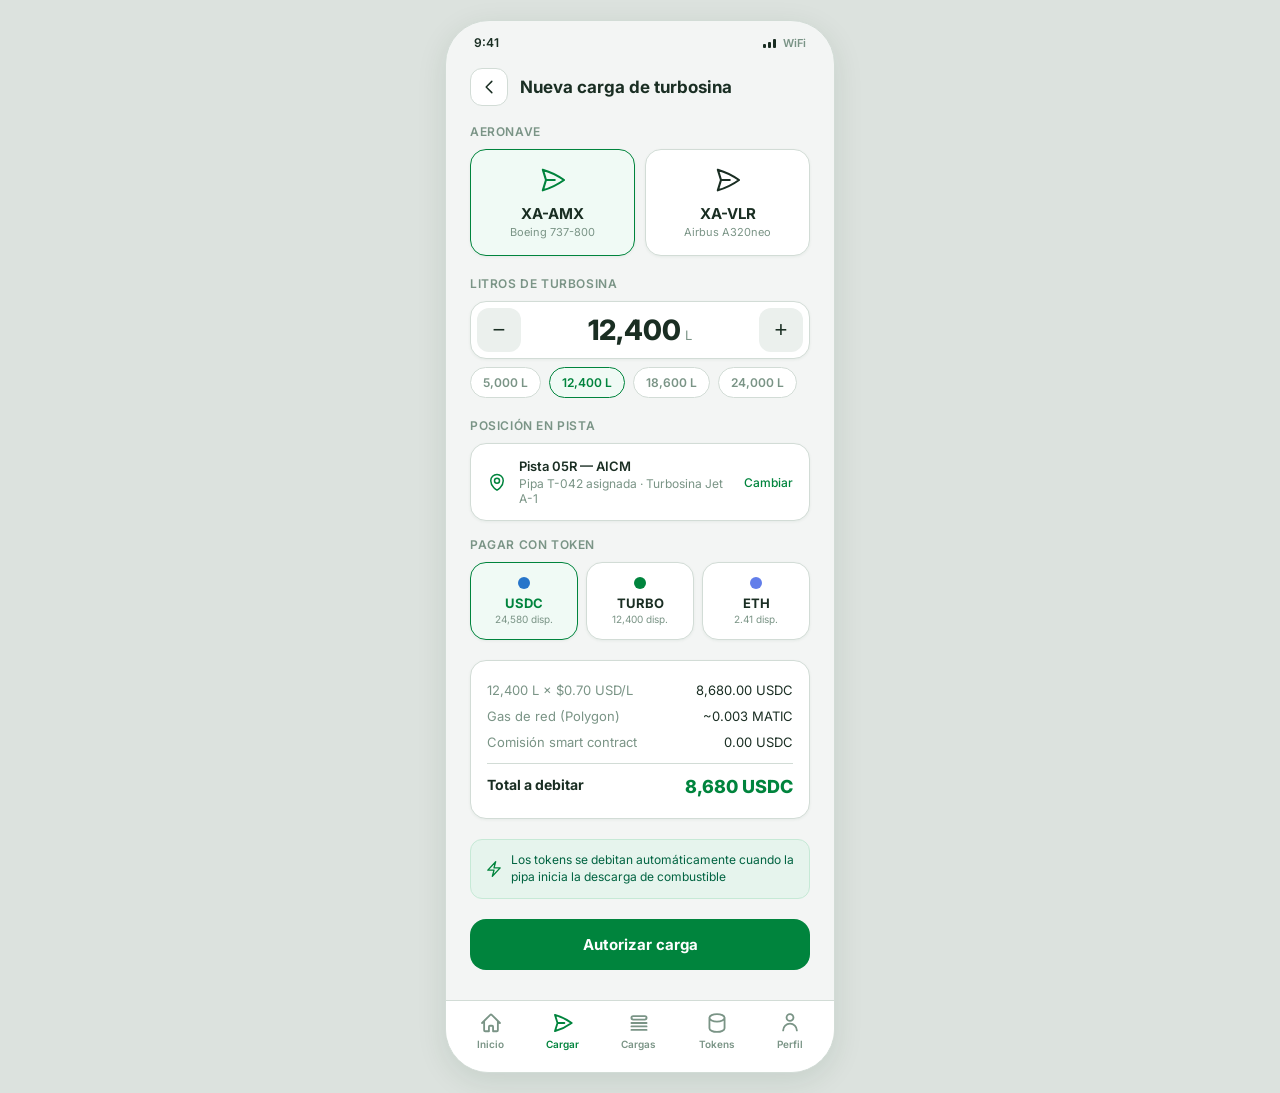
<file: 06_new_order.html>
<!DOCTYPE html>
<html lang="es">
<head>
<meta charset="UTF-8">
<meta name="viewport" content="width=device-width, initial-scale=1.0">
<title>TurboChain — Nueva Carga</title>
<link rel="stylesheet" href="shared.css">
<style>
  .top-bar { display:flex; align-items:center; gap:12px; padding:18px 24px 0; }
  .back-btn { width:38px;height:38px;background:var(--surface);border:1px solid var(--border);border-radius:12px;display:flex;align-items:center;justify-content:center;cursor:pointer; }
  .back-btn svg { width:18px; height:18px; color:var(--text); }
  .section-label { font-size:12px; color:var(--muted); letter-spacing:.05em; text-transform:uppercase; font-weight:600; margin-bottom:10px; }

  /* Aircraft selector */
  .aircraft-cards { display:grid; grid-template-columns:1fr 1fr; gap:10px; margin-bottom:20px; }
  .aircraft-card { background:var(--surface); border:1.5px solid var(--border); border-radius:var(--r-md); padding:16px; text-align:center; cursor:pointer; box-shadow:var(--shadow-sm); }
  .aircraft-card.selected { border-color:var(--accent); background:#F0FAF5; }
  .aircraft-card svg { width:28px; height:28px; margin-bottom:6px; }
  .aircraft-card.selected svg { color:var(--accent); }
  .ac-tail { font-weight:700; font-size:15px; margin-bottom:2px; }
  .ac-type { font-size:11px; color:var(--muted); }

  /* Liters control */
  .liters-control { display:flex; align-items:center; justify-content:space-between; background:var(--surface); border:1px solid var(--border); border-radius:var(--r-md); padding:6px; margin-bottom:8px; box-shadow:var(--shadow-sm); }
  .liters-btn { width:44px; height:44px; border-radius:12px; background:var(--surface2); border:none; color:var(--text); font-size:22px; cursor:pointer; display:flex; align-items:center; justify-content:center; }
  .liters-value { font-weight:800; font-size:28px; }
  .liters-unit { font-size:13px; font-weight:400; color:var(--muted); margin-left:4px; }
  .liters-presets { display:flex; gap:8px; margin-bottom:20px; flex-wrap:wrap; }
  .liters-preset { padding:7px 12px; background:var(--surface); border:1px solid var(--border); border-radius:100px; font-size:12px; font-weight:600; cursor:pointer; color:var(--muted); }
  .liters-preset.active { border-color:var(--accent); color:var(--accent); background:#F0FAF5; }

  /* Position */
  .position-card { background:var(--surface); border:1px solid var(--border); border-radius:var(--r-md); padding:14px 16px; margin-bottom:16px; display:flex; align-items:center; gap:12px; box-shadow:var(--shadow-sm); }
  .position-card svg { width:20px; height:20px; color:var(--accent); flex-shrink:0; }
  .pos-title { font-weight:600; font-size:13px; margin-bottom:2px; }
  .pos-text { font-size:12px; color:var(--muted); }
  .pos-change { font-size:12px; color:var(--accent); margin-left:auto; font-weight:500; cursor:pointer; }

  /* Token selector */
  .token-selector { display:flex; gap:8px; margin-bottom:20px; }
  .token-opt { flex:1; background:var(--surface); border:1.5px solid var(--border); border-radius:var(--r-md); padding:14px 10px; text-align:center; cursor:pointer; box-shadow:var(--shadow-sm); }
  .token-opt.selected { border-color:var(--accent); background:#F0FAF5; }
  .token-dot { width:12px; height:12px; border-radius:50%; margin:0 auto 6px; }
  .token-sym { font-weight:700; font-size:13px; margin-bottom:2px; }
  .token-opt.selected .token-sym { color:var(--accent); }
  .token-bal { font-size:10px; color:var(--muted); }

  /* Price summary */
  .price-summary { background:var(--surface); border:1px solid var(--border); border-radius:var(--r-md); padding:16px; margin-bottom:20px; box-shadow:var(--shadow-sm); }
  .price-row { display:flex; justify-content:space-between; padding:5px 0; font-size:13px; }
  .price-row .label { color:var(--muted); }
  .price-row.total { border-top:1px solid var(--border); margin-top:8px; padding-top:12px; }
  .price-row.total .label { font-weight:700; color:var(--text); font-size:14px; }
  .price-row.total .value { font-weight:800; font-size:18px; color:var(--accent); }

  .auto-note { display:flex; align-items:center; gap:8px; background:var(--accent-l); border:1px solid #C6E9D6; border-radius:var(--r-sm); padding:12px 14px; margin-bottom:20px; }
  .auto-note svg { width:18px; height:18px; color:var(--accent); flex-shrink:0; }
  .auto-note span { font-size:12px; color:var(--accent2); line-height:1.4; }
</style>
</head>
<body>
<div class="phone">
  <div class="status-bar"><span>9:41</span><div class="status-icons"><div class="signal"><span></span><span></span><span></span></div><span>WiFi</span></div></div>

  <div class="top-bar">
    <div class="back-btn" onclick="location.href='05_home.html'"><svg fill="none" viewBox="0 0 24 24" stroke="currentColor" stroke-width="2"><path stroke-linecap="round" stroke-linejoin="round" d="M15.75 19.5L8.25 12l7.5-7.5"/></svg></div>
    <div style="font-weight:700;font-size:17px">Nueva carga de turbosina</div>
  </div>

  <div class="screen">
    <div class="section-label">Aeronave</div>
    <div class="aircraft-cards">
      <div class="aircraft-card selected">
        <svg fill="none" viewBox="0 0 24 24" stroke="currentColor" stroke-width="1.8"><path stroke-linecap="round" stroke-linejoin="round" d="M6 12L3.269 3.126A59.768 59.768 0 0121.485 12 59.77 59.77 0 013.27 20.876L5.999 12zm0 0h7.5"/></svg>
        <div class="ac-tail">XA-AMX</div>
        <div class="ac-type">Boeing 737-800</div>
      </div>
      <div class="aircraft-card">
        <svg fill="none" viewBox="0 0 24 24" stroke="currentColor" stroke-width="1.8"><path stroke-linecap="round" stroke-linejoin="round" d="M6 12L3.269 3.126A59.768 59.768 0 0121.485 12 59.77 59.77 0 013.27 20.876L5.999 12zm0 0h7.5"/></svg>
        <div class="ac-tail">XA-VLR</div>
        <div class="ac-type">Airbus A320neo</div>
      </div>
    </div>

    <div class="section-label">Litros de turbosina</div>
    <div class="liters-control">
      <button class="liters-btn">−</button>
      <div><span class="liters-value">12,400</span><span class="liters-unit">L</span></div>
      <button class="liters-btn">+</button>
    </div>
    <div class="liters-presets">
      <div class="liters-preset">5,000 L</div>
      <div class="liters-preset active">12,400 L</div>
      <div class="liters-preset">18,600 L</div>
      <div class="liters-preset">24,000 L</div>
    </div>

    <div class="section-label">Posición en pista</div>
    <div class="position-card">
      <svg fill="none" viewBox="0 0 24 24" stroke="currentColor" stroke-width="1.8"><path stroke-linecap="round" stroke-linejoin="round" d="M15 10.5a3 3 0 11-6 0 3 3 0 016 0z"/><path stroke-linecap="round" stroke-linejoin="round" d="M19.5 10.5c0 7.142-7.5 11.25-7.5 11.25S4.5 17.642 4.5 10.5a7.5 7.5 0 1115 0z"/></svg>
      <div style="flex:1">
        <div class="pos-title">Pista 05R — AICM</div>
        <div class="pos-text">Pipa T-042 asignada · Turbosina Jet A-1</div>
      </div>
      <span class="pos-change">Cambiar</span>
    </div>

    <div class="section-label">Pagar con token</div>
    <div class="token-selector">
      <div class="token-opt selected">
        <div class="token-dot" style="background:#2775CA"></div>
        <div class="token-sym">USDC</div>
        <div class="token-bal">24,580 disp.</div>
      </div>
      <div class="token-opt">
        <div class="token-dot" style="background:var(--accent)"></div>
        <div class="token-sym">TURBO</div>
        <div class="token-bal">12,400 disp.</div>
      </div>
      <div class="token-opt">
        <div class="token-dot" style="background:#627EEA"></div>
        <div class="token-sym">ETH</div>
        <div class="token-bal">2.41 disp.</div>
      </div>
    </div>

    <div class="price-summary">
      <div class="price-row"><span class="label">12,400 L × $0.70 USD/L</span><span>8,680.00 USDC</span></div>
      <div class="price-row"><span class="label">Gas de red (Polygon)</span><span>~0.003 MATIC</span></div>
      <div class="price-row"><span class="label">Comisión smart contract</span><span>0.00 USDC</span></div>
      <div class="price-row total">
        <span class="label">Total a debitar</span>
        <span class="value">8,680 USDC</span>
      </div>
    </div>

    <div class="auto-note">
      <svg fill="none" viewBox="0 0 24 24" stroke="currentColor" stroke-width="1.8"><path stroke-linecap="round" stroke-linejoin="round" d="M3.75 13.5l10.5-11.25L12 10.5h8.25L9.75 21.75 12 13.5H3.75z"/></svg>
      <span>Los tokens se debitan automáticamente cuando la pipa inicia la descarga de combustible</span>
    </div>

    <button class="btn-primary" onclick="location.href='07_payment.html'">Autorizar carga</button>
  </div>

  <div class="bottom-nav">
    <div class="nav-item" onclick="location.href='05_home.html'"><span class="nav-icon"><svg fill="none" viewBox="0 0 24 24" stroke="currentColor" stroke-width="2"><path stroke-linecap="round" stroke-linejoin="round" d="M2.25 12l8.954-8.955a1.126 1.126 0 011.591 0L21.75 12M4.5 9.75v10.125c0 .621.504 1.125 1.125 1.125H9.75v-4.875c0-.621.504-1.125 1.125-1.125h2.25c.621 0 1.125.504 1.125 1.125V21h4.125c.621 0 1.125-.504 1.125-1.125V9.75"/></svg></span>Inicio</div>
    <div class="nav-item active"><span class="nav-icon"><svg fill="none" viewBox="0 0 24 24" stroke="currentColor" stroke-width="2"><path stroke-linecap="round" stroke-linejoin="round" d="M6 12L3.269 3.126A59.768 59.768 0 0121.485 12 59.77 59.77 0 013.27 20.876L5.999 12zm0 0h7.5"/></svg></span>Cargar</div>
    <div class="nav-item" onclick="location.href='09_orders.html'"><span class="nav-icon"><svg fill="none" viewBox="0 0 24 24" stroke="currentColor" stroke-width="2"><path stroke-linecap="round" stroke-linejoin="round" d="M3.75 12h16.5m-16.5 3.75h16.5M3.75 19.5h16.5M5.625 4.5h12.75a1.875 1.875 0 010 3.75H5.625a1.875 1.875 0 010-3.75z"/></svg></span>Cargas</div>
    <div class="nav-item" onclick="location.href='08_wallet.html'"><span class="nav-icon"><svg fill="none" viewBox="0 0 24 24" stroke="currentColor" stroke-width="2"><path stroke-linecap="round" stroke-linejoin="round" d="M20.25 6.375c0 2.278-3.694 4.125-8.25 4.125S3.75 8.653 3.75 6.375m16.5 0c0-2.278-3.694-4.125-8.25-4.125S3.75 4.097 3.75 6.375m16.5 0v11.25c0 2.278-3.694 4.125-8.25 4.125s-8.25-1.847-8.25-4.125V6.375"/></svg></span>Tokens</div>
    <div class="nav-item"><span class="nav-icon"><svg fill="none" viewBox="0 0 24 24" stroke="currentColor" stroke-width="2"><path stroke-linecap="round" stroke-linejoin="round" d="M15.75 6a3.75 3.75 0 11-7.5 0 3.75 3.75 0 017.5 0zM4.501 20.118a7.5 7.5 0 0114.998 0"/></svg></span>Perfil</div>
  </div>
</div>
</body>
</html>
</file>
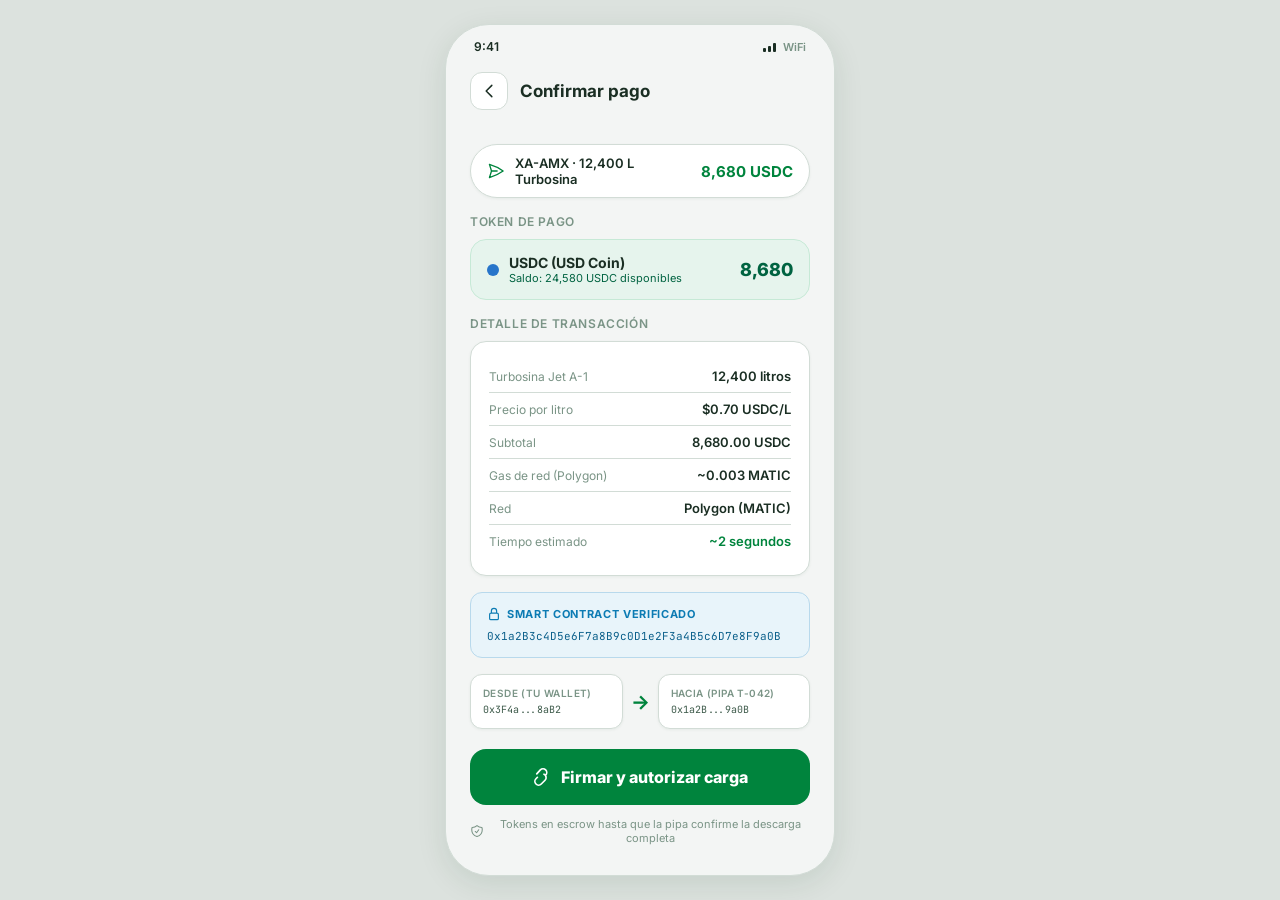
<file: 07_payment.html>
<!DOCTYPE html>
<html lang="es">
<head>
<meta charset="UTF-8">
<meta name="viewport" content="width=device-width, initial-scale=1.0">
<title>TurboChain — Confirmar Pago</title>
<link rel="stylesheet" href="shared.css">
<style>
  .top-bar { display:flex; align-items:center; gap:12px; padding:18px 24px 0; }
  .back-btn { width:38px;height:38px;background:var(--surface);border:1px solid var(--border);border-radius:12px;display:flex;align-items:center;justify-content:center;cursor:pointer; }
  .back-btn svg { width:18px; height:18px; color:var(--text); }
  .section-label { font-size:12px; color:var(--muted); letter-spacing:.05em; text-transform:uppercase; font-weight:600; margin-bottom:10px; }

  .order-pill { display:flex; align-items:center; gap:10px; background:var(--surface); border:1px solid var(--border); border-radius:100px; padding:10px 16px; margin:16px 0; box-shadow:var(--shadow-sm); }
  .order-pill svg { width:18px; height:18px; color:var(--accent); }
  .pill-text { font-size:13px; font-weight:600; flex:1; }
  .pill-amount { font-weight:700; font-size:15px; color:var(--accent); }

  .token-selected { display:flex; align-items:center; gap:10px; background:var(--accent-l); border:1px solid #C6E9D6; border-radius:var(--r-md); padding:14px 16px; margin-bottom:16px; }
  .token-selected .ts-dot { width:12px; height:12px; border-radius:50%; background:#2775CA; flex-shrink:0; }
  .token-selected .ts-info { flex:1; }
  .token-selected .ts-name { font-weight:700; font-size:14px; }
  .token-selected .ts-bal { font-size:11px; color:var(--accent2); }
  .token-selected .ts-amount { font-weight:800; font-size:18px; color:var(--accent2); }

  .tx-detail { background:var(--surface); border:1px solid var(--border); border-radius:var(--r-md); padding:18px; margin-bottom:16px; box-shadow:var(--shadow-sm); }
  .tx-detail-row { display:flex; justify-content:space-between; align-items:center; padding:8px 0; border-bottom:1px solid var(--border); }
  .tx-detail-row:last-child { border-bottom:none; }
  .tx-detail-label { font-size:12px; color:var(--muted); }
  .tx-detail-val { font-size:13px; font-weight:600; }
  .tx-detail-mono { font-family:'JetBrains Mono',monospace; font-size:11px; color:var(--muted); }

  .contract-box { background:var(--sky-l); border:1px solid #B8D9EC; border-radius:var(--r-sm); padding:14px 16px; margin-bottom:16px; }
  .contract-title { font-size:11px; font-weight:700; color:var(--sky); letter-spacing:.06em; text-transform:uppercase; margin-bottom:8px; display:flex; align-items:center; gap:6px; }
  .contract-title svg { width:14px; height:14px; }
  .contract-addr { font-family:'JetBrains Mono',monospace; font-size:11px; color:#0A5F8A; word-break:break-all; }

  .wallets-row { display:flex; gap:8px; margin-bottom:20px; }
  .wallet-box { flex:1; background:var(--surface); border:1px solid var(--border); border-radius:var(--r-sm); padding:12px; box-shadow:var(--shadow-sm); }
  .wallet-box-label { font-size:10px; color:var(--muted); margin-bottom:4px; text-transform:uppercase; letter-spacing:.04em; font-weight:600; }
  .wallet-box-addr { font-family:'JetBrains Mono',monospace; font-size:10px; color:var(--text2); }
  .wallet-arrow { display:flex; align-items:center; color:var(--accent); font-size:20px; font-weight:700; }

  .confirm-btn { width:100%; padding:18px; background:var(--accent); color:#fff; border:none; border-radius:var(--r-md); font-family:'Inter',sans-serif; font-weight:800; font-size:16px; cursor:pointer; display:flex; align-items:center; justify-content:center; gap:8px; }
  .confirm-btn svg { width:20px; height:20px; }
  .confirm-btn:active { transform:scale(.98); opacity:.9; }

  .escrow-note { display:flex; justify-content:center; align-items:center; gap:6px; font-size:11px; color:var(--muted); margin-top:12px; text-align:center; }
  .escrow-note svg { width:14px; height:14px; flex-shrink:0; }
</style>
</head>
<body>
<div class="phone">
  <div class="status-bar"><span>9:41</span><div class="status-icons"><div class="signal"><span></span><span></span><span></span></div><span>WiFi</span></div></div>

  <div class="top-bar">
    <div class="back-btn" onclick="location.href='06_new_order.html'"><svg fill="none" viewBox="0 0 24 24" stroke="currentColor" stroke-width="2"><path stroke-linecap="round" stroke-linejoin="round" d="M15.75 19.5L8.25 12l7.5-7.5"/></svg></div>
    <div style="font-weight:700;font-size:17px">Confirmar pago</div>
  </div>

  <div class="screen">
    <div class="order-pill">
      <svg fill="none" viewBox="0 0 24 24" stroke="currentColor" stroke-width="1.8"><path stroke-linecap="round" stroke-linejoin="round" d="M6 12L3.269 3.126A59.768 59.768 0 0121.485 12 59.77 59.77 0 013.27 20.876L5.999 12zm0 0h7.5"/></svg>
      <span class="pill-text">XA-AMX · 12,400 L Turbosina</span>
      <span class="pill-amount">8,680 USDC</span>
    </div>

    <div class="section-label">Token de pago</div>
    <div class="token-selected">
      <div class="ts-dot"></div>
      <div class="ts-info"><div class="ts-name">USDC (USD Coin)</div><div class="ts-bal">Saldo: 24,580 USDC disponibles</div></div>
      <div class="ts-amount">8,680</div>
    </div>

    <div class="section-label">Detalle de transacción</div>
    <div class="tx-detail">
      <div class="tx-detail-row"><span class="tx-detail-label">Turbosina Jet A-1</span><span class="tx-detail-val">12,400 litros</span></div>
      <div class="tx-detail-row"><span class="tx-detail-label">Precio por litro</span><span class="tx-detail-val">$0.70 USDC/L</span></div>
      <div class="tx-detail-row"><span class="tx-detail-label">Subtotal</span><span class="tx-detail-val">8,680.00 USDC</span></div>
      <div class="tx-detail-row"><span class="tx-detail-label">Gas de red (Polygon)</span><span class="tx-detail-val">~0.003 MATIC</span></div>
      <div class="tx-detail-row"><span class="tx-detail-label">Red</span><span class="tx-detail-val">Polygon (MATIC)</span></div>
      <div class="tx-detail-row"><span class="tx-detail-label">Tiempo estimado</span><span class="tx-detail-val" style="color:var(--accent)">~2 segundos</span></div>
    </div>

    <div class="contract-box">
      <div class="contract-title"><svg fill="none" viewBox="0 0 24 24" stroke="currentColor" stroke-width="2"><path stroke-linecap="round" stroke-linejoin="round" d="M16.5 10.5V6.75a4.5 4.5 0 10-9 0v3.75m-.75 11.25h10.5a2.25 2.25 0 002.25-2.25v-6.75a2.25 2.25 0 00-2.25-2.25H6.75a2.25 2.25 0 00-2.25 2.25v6.75a2.25 2.25 0 002.25 2.25z"/></svg> Smart Contract verificado</div>
      <div class="contract-addr">0x1a2B3c4D5e6F7a8B9c0D1e2F3a4B5c6D7e8F9a0B</div>
    </div>

    <div class="wallets-row">
      <div class="wallet-box">
        <div class="wallet-box-label">Desde (tu wallet)</div>
        <div class="wallet-box-addr">0x3F4a...8aB2</div>
      </div>
      <div class="wallet-arrow">→</div>
      <div class="wallet-box">
        <div class="wallet-box-label">Hacia (Pipa T-042)</div>
        <div class="wallet-box-addr">0x1a2B...9a0B</div>
      </div>
    </div>

    <button class="confirm-btn" onclick="location.href='07b_tx_processing.html'">
      <svg fill="none" viewBox="0 0 24 24" stroke="currentColor" stroke-width="2"><path stroke-linecap="round" stroke-linejoin="round" d="M13.19 8.688a4.5 4.5 0 011.242 7.244l-4.5 4.5a4.5 4.5 0 01-6.364-6.364l1.757-1.757m9.86-2.54a4.5 4.5 0 00-6.364-6.364L4.5 8.25"/></svg>
      Firmar y autorizar carga
    </button>

    <div class="escrow-note">
      <svg fill="none" viewBox="0 0 24 24" stroke="currentColor" stroke-width="1.8"><path stroke-linecap="round" stroke-linejoin="round" d="M9 12.75L11.25 15 15 9.75m-3-7.036A11.959 11.959 0 013.598 6 11.99 11.99 0 003 9.749c0 5.592 3.824 10.29 9 11.623 5.176-1.332 9-6.03 9-11.622 0-1.31-.21-2.571-.598-3.751h-.152c-3.196 0-6.1-1.248-8.25-3.285z"/></svg>
      Tokens en escrow hasta que la pipa confirme la descarga completa
    </div>
  </div>
</div>
</body>
</html>
</file>
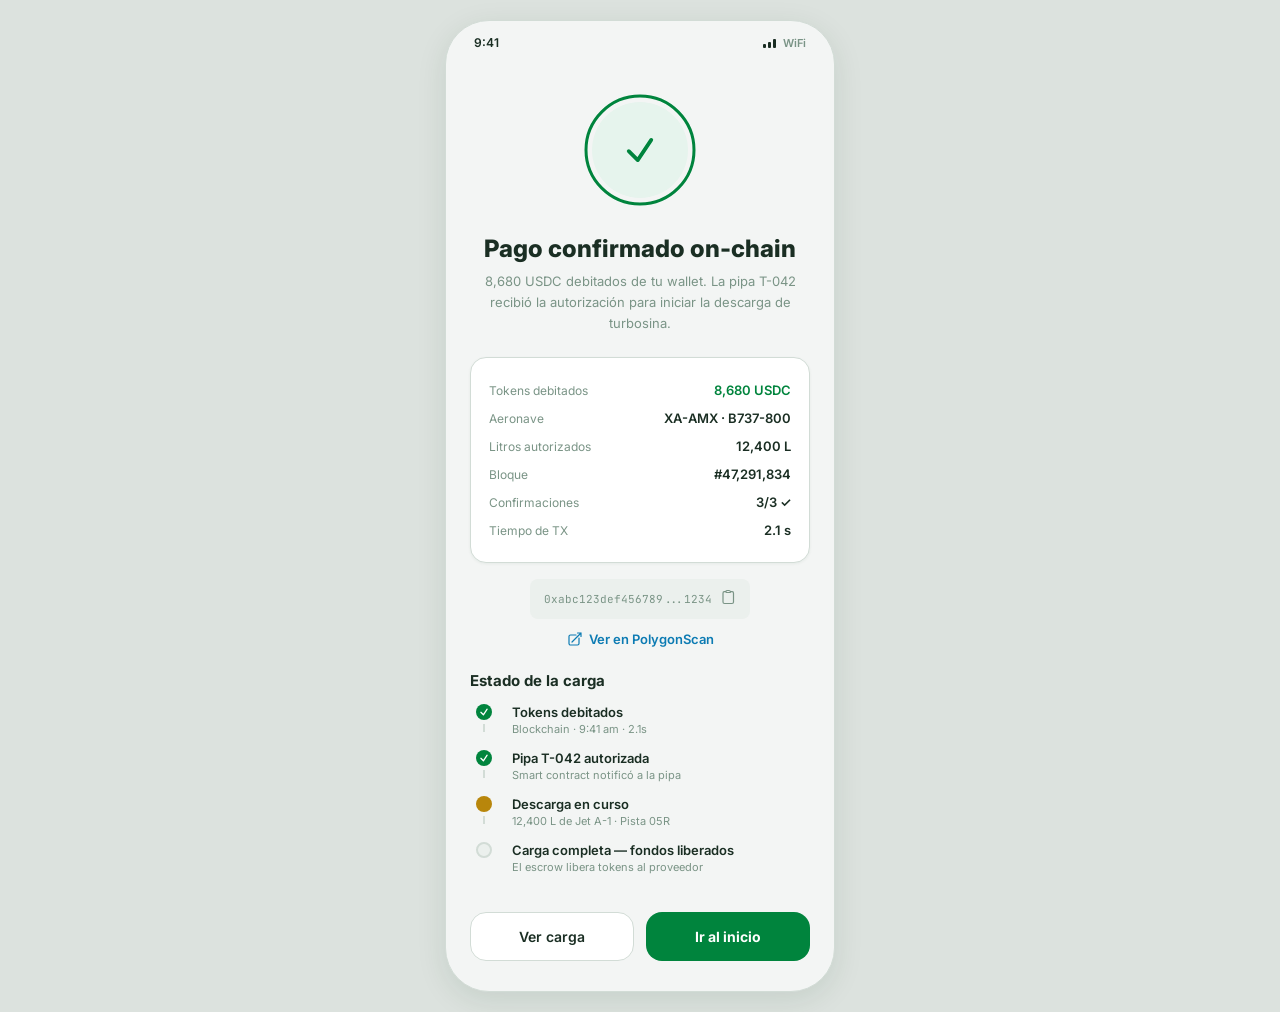
<file: 07b_tx_processing.html>
<!DOCTYPE html>
<html lang="es">
<head>
<meta charset="UTF-8">
<meta name="viewport" content="width=device-width, initial-scale=1.0">
<title>TurboChain — TX Confirmada</title>
<link rel="stylesheet" href="shared.css">
<style>
  .tx-screen { flex:1; display:flex; flex-direction:column; align-items:center; padding:40px 24px 30px; text-align:center; }

  .success-ring { position:relative; width:120px; height:120px; margin-bottom:24px; }
  .ring-svg { position:absolute; top:0; left:0; width:100%; height:100%; }
  .ring-circle { fill:none; stroke:var(--accent); stroke-width:3; stroke-dasharray:340; stroke-dashoffset:340; animation:drawCircle 1s ease forwards .3s; transform-origin:center; transform:rotate(-90deg); }
  @keyframes drawCircle { to { stroke-dashoffset:0; } }
  .ring-inner { position:absolute; inset:12px; background:var(--accent-l); border-radius:50%; display:flex; align-items:center; justify-content:center; animation:popIn .5s cubic-bezier(.34,1.56,.64,1) forwards .8s; opacity:0; transform:scale(.6); }
  .ring-inner svg { width:36px; height:36px; color:var(--accent); }
  @keyframes popIn { to { opacity:1; transform:scale(1); } }

  .tx-title { font-weight:800; font-size:24px; margin-bottom:8px; animation:fadeUp .6s 1s ease both; }
  .tx-sub { font-size:13px; color:var(--muted); line-height:1.6; margin-bottom:24px; animation:fadeUp .6s 1.1s ease both; }

  .tx-card { width:100%; background:var(--surface); border:1px solid var(--border); border-radius:var(--r-md); padding:18px; margin-bottom:16px; text-align:left; box-shadow:var(--shadow-sm); animation:fadeUp .6s 1.2s ease both; }
  .tx-card-row { display:flex; justify-content:space-between; align-items:center; padding:6px 0; }
  .tx-card-label { font-size:12px; color:var(--muted); }
  .tx-card-val { font-size:13px; font-weight:600; }

  .hash-box { display:flex; align-items:center; gap:8px; background:var(--surface2); border-radius:8px; padding:10px 14px; margin-bottom:12px; cursor:pointer; animation:fadeUp .6s 1.3s ease both; }
  .hash-text { font-family:'JetBrains Mono',monospace; font-size:11px; color:var(--muted); flex:1; word-break:break-all; }
  .hash-copy svg { width:16px; height:16px; color:var(--muted); }

  .explorer-link { display:flex; align-items:center; justify-content:center; gap:6px; color:var(--sky); font-size:13px; font-weight:600; margin-bottom:24px; cursor:pointer; text-decoration:none; animation:fadeUp .6s 1.35s ease both; }
  .explorer-link svg { width:16px; height:16px; }

  .timeline { width:100%; text-align:left; margin-bottom:24px; animation:fadeUp .6s 1.4s ease both; }
  .tl-title { font-weight:700; font-size:15px; margin-bottom:14px; }
  .tl-item { display:flex; gap:14px; margin-bottom:14px; }
  .tl-left { display:flex; flex-direction:column; align-items:center; width:28px; flex-shrink:0; }
  .tl-dot { width:16px; height:16px; border-radius:50%; flex-shrink:0; display:flex; align-items:center; justify-content:center; }
  .tl-dot svg { width:10px; height:10px; color:#fff; }
  .tl-line { flex:1; width:2px; background:var(--border); margin:4px 0; }
  .tl-dot.done { background:var(--accent); }
  .tl-dot.active { background:var(--fuel); animation:pulseGold 1.5s infinite; }
  .tl-dot.pending { background:var(--surface2); border:2px solid var(--border); }
  @keyframes pulseGold { 0%,100%{box-shadow:0 0 0 0 rgba(184,134,11,.3)} 50%{box-shadow:0 0 0 8px rgba(184,134,11,0)} }
  .tl-label { font-weight:600; font-size:13px; margin-bottom:2px; }
  .tl-sub { font-size:11px; color:var(--muted); }

  .actions-row { display:flex; gap:12px; width:100%; animation:fadeUp .6s 1.5s ease both; }
</style>
</head>
<body>
<div class="phone">
  <div class="status-bar"><span>9:41</span><div class="status-icons"><div class="signal"><span></span><span></span><span></span></div><span>WiFi</span></div></div>

  <div class="tx-screen">
    <div class="success-ring">
      <svg class="ring-svg" viewBox="0 0 120 120"><circle class="ring-circle" cx="60" cy="60" r="54"/></svg>
      <div class="ring-inner"><svg fill="none" viewBox="0 0 24 24" stroke="currentColor" stroke-width="2.5"><path stroke-linecap="round" stroke-linejoin="round" d="M4.5 12.75l6 6 9-13.5"/></svg></div>
    </div>

    <div class="tx-title">Pago confirmado on-chain</div>
    <div class="tx-sub">8,680 USDC debitados de tu wallet. La pipa T-042 recibió la autorización para iniciar la descarga de turbosina.</div>

    <div class="tx-card">
      <div class="tx-card-row"><span class="tx-card-label">Tokens debitados</span><span class="tx-card-val" style="color:var(--accent)">8,680 USDC</span></div>
      <div class="tx-card-row"><span class="tx-card-label">Aeronave</span><span class="tx-card-val">XA-AMX · B737-800</span></div>
      <div class="tx-card-row"><span class="tx-card-label">Litros autorizados</span><span class="tx-card-val">12,400 L</span></div>
      <div class="tx-card-row"><span class="tx-card-label">Bloque</span><span class="tx-card-val">#47,291,834</span></div>
      <div class="tx-card-row"><span class="tx-card-label">Confirmaciones</span><span class="tx-card-val">3/3 ✓</span></div>
      <div class="tx-card-row"><span class="tx-card-label">Tiempo de TX</span><span class="tx-card-val">2.1 s</span></div>
    </div>

    <div class="hash-box">
      <span class="hash-text">0xabc123def456789...1234</span>
      <span class="hash-copy"><svg fill="none" viewBox="0 0 24 24" stroke="currentColor" stroke-width="1.8"><path stroke-linecap="round" stroke-linejoin="round" d="M15.666 3.888A2.25 2.25 0 0013.5 2.25h-3c-1.03 0-1.9.693-2.166 1.638m7.332 0c.055.194.084.4.084.612v0a.75.75 0 01-.75.75H9.75a.75.75 0 01-.75-.75v0c0-.212.03-.418.084-.612m7.332 0c.646.049 1.288.11 1.927.184 1.1.128 1.907 1.077 1.907 2.185V19.5a2.25 2.25 0 01-2.25 2.25H6.75A2.25 2.25 0 014.5 19.5V6.257c0-1.108.806-2.057 1.907-2.185a48.208 48.208 0 011.927-.184"/></svg></span>
    </div>

    <a class="explorer-link">
      <svg fill="none" viewBox="0 0 24 24" stroke="currentColor" stroke-width="1.8"><path stroke-linecap="round" stroke-linejoin="round" d="M13.5 6H5.25A2.25 2.25 0 003 8.25v10.5A2.25 2.25 0 005.25 21h10.5A2.25 2.25 0 0018 18.75V10.5m-10.5 6L21 3m0 0h-5.25M21 3v5.25"/></svg>
      Ver en PolygonScan
    </a>

    <div class="timeline">
      <div class="tl-title">Estado de la carga</div>
      <div class="tl-item">
        <div class="tl-left"><div class="tl-dot done"><svg fill="none" viewBox="0 0 24 24" stroke="currentColor" stroke-width="3"><path stroke-linecap="round" stroke-linejoin="round" d="M4.5 12.75l6 6 9-13.5"/></svg></div><div class="tl-line"></div></div>
        <div><div class="tl-label">Tokens debitados</div><div class="tl-sub">Blockchain · 9:41 am · 2.1s</div></div>
      </div>
      <div class="tl-item">
        <div class="tl-left"><div class="tl-dot done"><svg fill="none" viewBox="0 0 24 24" stroke="currentColor" stroke-width="3"><path stroke-linecap="round" stroke-linejoin="round" d="M4.5 12.75l6 6 9-13.5"/></svg></div><div class="tl-line"></div></div>
        <div><div class="tl-label">Pipa T-042 autorizada</div><div class="tl-sub">Smart contract notificó a la pipa</div></div>
      </div>
      <div class="tl-item">
        <div class="tl-left"><div class="tl-dot active"></div><div class="tl-line"></div></div>
        <div><div class="tl-label">Descarga en curso</div><div class="tl-sub">12,400 L de Jet A-1 · Pista 05R</div></div>
      </div>
      <div class="tl-item">
        <div class="tl-left"><div class="tl-dot pending"></div></div>
        <div><div class="tl-label">Carga completa — fondos liberados</div><div class="tl-sub">El escrow libera tokens al proveedor</div></div>
      </div>
    </div>

    <div class="actions-row">
      <button class="btn-secondary" onclick="location.href='09_orders.html'" style="font-size:14px">Ver carga</button>
      <button class="btn-primary" onclick="location.href='05_home.html'" style="font-size:14px">Ir al inicio</button>
    </div>
  </div>
</div>
</body>
</html>
</file>
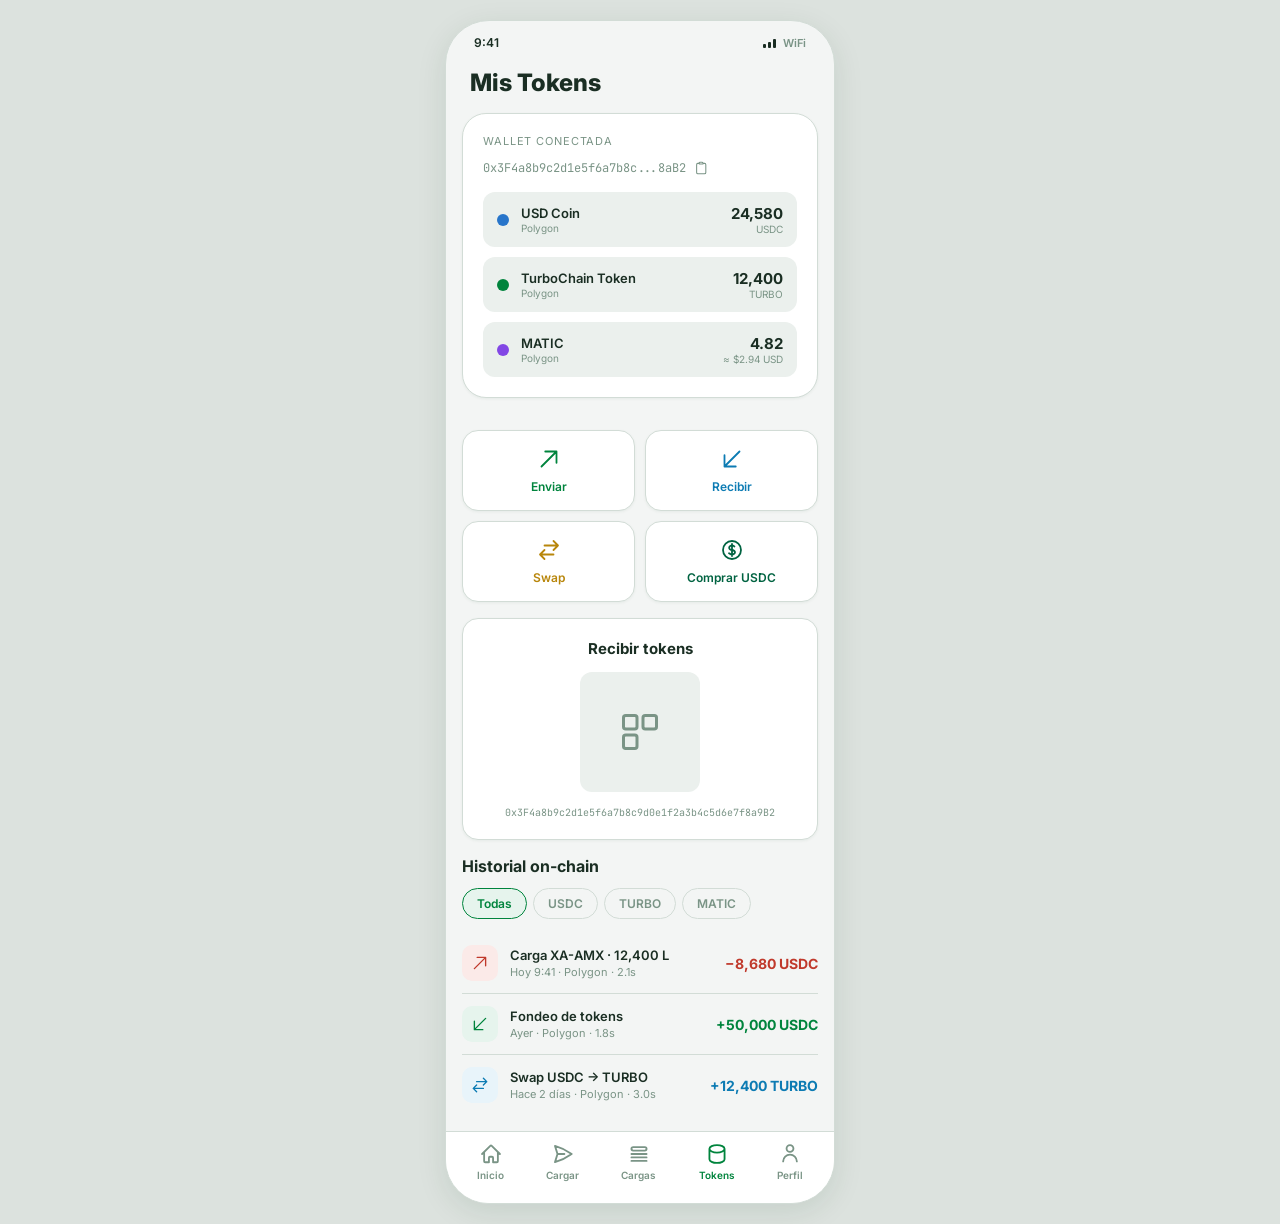
<file: 08_wallet.html>
<!DOCTYPE html>
<html lang="es">
<head>
<meta charset="UTF-8">
<meta name="viewport" content="width=device-width, initial-scale=1.0">
<title>TurboChain — Tokens</title>
<link rel="stylesheet" href="shared.css">
<style>
  .page-title { padding:18px 24px 0; font-weight:800; font-size:24px; }

  .wallet-header { margin:16px; background:var(--surface); border:1px solid var(--border); border-radius:var(--r-lg); padding:20px; box-shadow:var(--shadow-sm); }
  .wh-label { font-size:11px; color:var(--muted); letter-spacing:.08em; text-transform:uppercase; margin-bottom:12px; }
  .wh-addr { font-family:'JetBrains Mono',monospace; font-size:12px; color:var(--muted); margin-bottom:16px; display:flex; align-items:center; gap:8px; }
  .wh-addr svg { width:14px; height:14px; cursor:pointer; color:var(--muted); }

  .token-balances { display:flex; flex-direction:column; gap:10px; }
  .token-bal-row { display:flex; align-items:center; gap:12px; background:var(--surface2); border-radius:12px; padding:12px 14px; }
  .tb-dot { width:12px; height:12px; border-radius:50%; flex-shrink:0; }
  .tb-info { flex:1; }
  .tb-name { font-weight:600; font-size:13px; margin-bottom:1px; }
  .tb-network { font-size:10px; color:var(--muted); }
  .tb-amount { text-align:right; }
  .tb-val { font-weight:700; font-size:15px; }
  .tb-usd { font-size:10px; color:var(--muted); }

  .wallet-actions { display:grid; grid-template-columns:1fr 1fr; gap:10px; margin:16px; }
  .wa-btn { background:var(--surface); border:1px solid var(--border); border-radius:var(--r-md); padding:16px; display:flex; flex-direction:column; align-items:center; gap:8px; cursor:pointer; box-shadow:var(--shadow-sm); }
  .wa-btn:active { transform:scale(.97); }
  .wa-btn svg { width:24px; height:24px; }
  .wa-label { font-size:12px; font-weight:600; }

  .qr-section { margin:0 16px 16px; background:var(--surface); border:1px solid var(--border); border-radius:var(--r-md); padding:20px; text-align:center; box-shadow:var(--shadow-sm); }
  .qr-title { font-weight:700; font-size:15px; margin-bottom:14px; }
  .qr-placeholder { width:120px; height:120px; margin:0 auto 14px; background:var(--surface2); border-radius:12px; display:flex; align-items:center; justify-content:center; }
  .qr-placeholder svg { width:48px; height:48px; color:var(--muted); }
  .qr-addr { font-family:'JetBrains Mono',monospace; font-size:10px; color:var(--muted); word-break:break-all; }

  .tx-section { padding:0 16px; }
  .tx-section-title { font-weight:700; font-size:16px; margin-bottom:12px; }
  .net-chips { display:flex; gap:6px; margin-bottom:14px; overflow-x:auto; }
  .net-chips::-webkit-scrollbar { display:none; }
  .net-chip { flex-shrink:0; padding:7px 14px; border-radius:100px; font-size:12px; font-weight:600; border:1.5px solid var(--border); cursor:pointer; color:var(--muted); }
  .net-chip.active { border-color:var(--accent); color:var(--accent); background:var(--accent-l); }
  .tx-item { display:flex; align-items:center; gap:12px; padding:12px 0; border-bottom:1px solid var(--border); }
  .tx-item:last-child { border-bottom:none; }
  .tx-inf { flex:1; }
  .tx-nm { font-size:13px; font-weight:600; margin-bottom:2px; }
  .tx-dt { font-size:11px; color:var(--muted); }
  .tx-am { font-weight:700; font-size:14px; }
</style>
</head>
<body>
<div class="phone">
  <div class="status-bar"><span>9:41</span><div class="status-icons"><div class="signal"><span></span><span></span><span></span></div><span>WiFi</span></div></div>

  <div class="page-title">Mis Tokens</div>

  <div class="wallet-header">
    <div class="wh-label">Wallet conectada</div>
    <div class="wh-addr">
      0x3F4a8b9c2d1e5f6a7b8c...8aB2
      <svg fill="none" viewBox="0 0 24 24" stroke="currentColor" stroke-width="1.8"><path stroke-linecap="round" stroke-linejoin="round" d="M15.666 3.888A2.25 2.25 0 0013.5 2.25h-3c-1.03 0-1.9.693-2.166 1.638m7.332 0c.055.194.084.4.084.612v0a.75.75 0 01-.75.75H9.75a.75.75 0 01-.75-.75v0c0-.212.03-.418.084-.612m7.332 0c.646.049 1.288.11 1.927.184 1.1.128 1.907 1.077 1.907 2.185V19.5a2.25 2.25 0 01-2.25 2.25H6.75A2.25 2.25 0 014.5 19.5V6.257c0-1.108.806-2.057 1.907-2.185a48.208 48.208 0 011.927-.184"/></svg>
    </div>
    <div class="token-balances">
      <div class="token-bal-row">
        <div class="tb-dot" style="background:#2775CA"></div>
        <div class="tb-info"><div class="tb-name">USD Coin</div><div class="tb-network">Polygon</div></div>
        <div class="tb-amount"><div class="tb-val">24,580</div><div class="tb-usd">USDC</div></div>
      </div>
      <div class="token-bal-row">
        <div class="tb-dot" style="background:var(--accent)"></div>
        <div class="tb-info"><div class="tb-name">TurboChain Token</div><div class="tb-network">Polygon</div></div>
        <div class="tb-amount"><div class="tb-val">12,400</div><div class="tb-usd">TURBO</div></div>
      </div>
      <div class="token-bal-row">
        <div class="tb-dot" style="background:#8247E5"></div>
        <div class="tb-info"><div class="tb-name">MATIC</div><div class="tb-network">Polygon</div></div>
        <div class="tb-amount"><div class="tb-val">4.82</div><div class="tb-usd">≈ $2.94 USD</div></div>
      </div>
    </div>
  </div>

  <div class="wallet-actions">
    <div class="wa-btn" style="color:var(--accent)"><svg fill="none" viewBox="0 0 24 24" stroke="currentColor" stroke-width="1.8"><path stroke-linecap="round" stroke-linejoin="round" d="M4.5 19.5l15-15m0 0H8.25m11.25 0v11.25"/></svg><span class="wa-label">Enviar</span></div>
    <div class="wa-btn" style="color:var(--sky)"><svg fill="none" viewBox="0 0 24 24" stroke="currentColor" stroke-width="1.8"><path stroke-linecap="round" stroke-linejoin="round" d="M19.5 4.5l-15 15m0 0h11.25m-11.25 0V8.25"/></svg><span class="wa-label">Recibir</span></div>
    <div class="wa-btn" style="color:var(--fuel)"><svg fill="none" viewBox="0 0 24 24" stroke="currentColor" stroke-width="1.8"><path stroke-linecap="round" stroke-linejoin="round" d="M7.5 21L3 16.5m0 0L7.5 12M3 16.5h13.5m0-13.5L21 7.5m0 0L16.5 12M21 7.5H7.5"/></svg><span class="wa-label">Swap</span></div>
    <div class="wa-btn" style="color:var(--accent2)"><svg fill="none" viewBox="0 0 24 24" stroke="currentColor" stroke-width="1.8"><path stroke-linecap="round" stroke-linejoin="round" d="M12 6v12m-3-2.818l.879.659c1.171.879 3.07.879 4.242 0 1.172-.879 1.172-2.303 0-3.182C13.536 12.219 12.768 12 12 12c-.725 0-1.45-.22-2.003-.659-1.106-.879-1.106-2.303 0-3.182s2.9-.879 4.006 0l.415.33M21 12a9 9 0 11-18 0 9 9 0 0118 0z"/></svg><span class="wa-label">Comprar USDC</span></div>
  </div>

  <div class="qr-section">
    <div class="qr-title">Recibir tokens</div>
    <div class="qr-placeholder"><svg fill="none" viewBox="0 0 24 24" stroke="currentColor" stroke-width="1.5"><path stroke-linecap="round" stroke-linejoin="round" d="M3.75 4.875c0-.621.504-1.125 1.125-1.125h4.5c.621 0 1.125.504 1.125 1.125v4.5c0 .621-.504 1.125-1.125 1.125h-4.5A1.125 1.125 0 013.75 9.375v-4.5zm0 9.75c0-.621.504-1.125 1.125-1.125h4.5c.621 0 1.125.504 1.125 1.125v4.5c0 .621-.504 1.125-1.125 1.125h-4.5a1.125 1.125 0 01-1.125-1.125v-4.5zm9.75-9.75c0-.621.504-1.125 1.125-1.125h4.5c.621 0 1.125.504 1.125 1.125v4.5c0 .621-.504 1.125-1.125 1.125h-4.5A1.125 1.125 0 0113.5 9.375v-4.5z"/></svg></div>
    <div class="qr-addr">0x3F4a8b9c2d1e5f6a7b8c9d0e1f2a3b4c5d6e7f8a9B2</div>
  </div>

  <div class="tx-section">
    <div class="tx-section-title">Historial on-chain</div>
    <div class="net-chips">
      <div class="net-chip active">Todas</div>
      <div class="net-chip">USDC</div>
      <div class="net-chip">TURBO</div>
      <div class="net-chip">MATIC</div>
    </div>
    <div class="tx-item">
      <div class="icon icon-danger icon-sm"><svg fill="none" viewBox="0 0 24 24" stroke="currentColor" stroke-width="1.8"><path stroke-linecap="round" stroke-linejoin="round" d="M4.5 19.5l15-15m0 0H8.25m11.25 0v11.25"/></svg></div>
      <div class="tx-inf"><div class="tx-nm">Carga XA-AMX · 12,400 L</div><div class="tx-dt">Hoy 9:41 · Polygon · 2.1s</div></div>
      <span class="tx-am" style="color:var(--danger)">−8,680 USDC</span>
    </div>
    <div class="tx-item">
      <div class="icon icon-accent icon-sm"><svg fill="none" viewBox="0 0 24 24" stroke="currentColor" stroke-width="1.8"><path stroke-linecap="round" stroke-linejoin="round" d="M19.5 4.5l-15 15m0 0h11.25m-11.25 0V8.25"/></svg></div>
      <div class="tx-inf"><div class="tx-nm">Fondeo de tokens</div><div class="tx-dt">Ayer · Polygon · 1.8s</div></div>
      <span class="tx-am" style="color:var(--accent)">+50,000 USDC</span>
    </div>
    <div class="tx-item">
      <div class="icon icon-sky icon-sm"><svg fill="none" viewBox="0 0 24 24" stroke="currentColor" stroke-width="1.8"><path stroke-linecap="round" stroke-linejoin="round" d="M7.5 21L3 16.5m0 0L7.5 12M3 16.5h13.5m0-13.5L21 7.5m0 0L16.5 12M21 7.5H7.5"/></svg></div>
      <div class="tx-inf"><div class="tx-nm">Swap USDC → TURBO</div><div class="tx-dt">Hace 2 días · Polygon · 3.0s</div></div>
      <span class="tx-am" style="color:var(--sky)">+12,400 TURBO</span>
    </div>
  </div>

  <div style="height:16px"></div>

  <div class="bottom-nav">
    <div class="nav-item" onclick="location.href='05_home.html'"><span class="nav-icon"><svg fill="none" viewBox="0 0 24 24" stroke="currentColor" stroke-width="2"><path stroke-linecap="round" stroke-linejoin="round" d="M2.25 12l8.954-8.955a1.126 1.126 0 011.591 0L21.75 12M4.5 9.75v10.125c0 .621.504 1.125 1.125 1.125H9.75v-4.875c0-.621.504-1.125 1.125-1.125h2.25c.621 0 1.125.504 1.125 1.125V21h4.125c.621 0 1.125-.504 1.125-1.125V9.75"/></svg></span>Inicio</div>
    <div class="nav-item" onclick="location.href='06_new_order.html'"><span class="nav-icon"><svg fill="none" viewBox="0 0 24 24" stroke="currentColor" stroke-width="2"><path stroke-linecap="round" stroke-linejoin="round" d="M6 12L3.269 3.126A59.768 59.768 0 0121.485 12 59.77 59.77 0 013.27 20.876L5.999 12zm0 0h7.5"/></svg></span>Cargar</div>
    <div class="nav-item" onclick="location.href='09_orders.html'"><span class="nav-icon"><svg fill="none" viewBox="0 0 24 24" stroke="currentColor" stroke-width="2"><path stroke-linecap="round" stroke-linejoin="round" d="M3.75 12h16.5m-16.5 3.75h16.5M3.75 19.5h16.5M5.625 4.5h12.75a1.875 1.875 0 010 3.75H5.625a1.875 1.875 0 010-3.75z"/></svg></span>Cargas</div>
    <div class="nav-item active"><span class="nav-icon"><svg fill="none" viewBox="0 0 24 24" stroke="currentColor" stroke-width="2"><path stroke-linecap="round" stroke-linejoin="round" d="M20.25 6.375c0 2.278-3.694 4.125-8.25 4.125S3.75 8.653 3.75 6.375m16.5 0c0-2.278-3.694-4.125-8.25-4.125S3.75 4.097 3.75 6.375m16.5 0v11.25c0 2.278-3.694 4.125-8.25 4.125s-8.25-1.847-8.25-4.125V6.375"/></svg></span>Tokens</div>
    <div class="nav-item"><span class="nav-icon"><svg fill="none" viewBox="0 0 24 24" stroke="currentColor" stroke-width="2"><path stroke-linecap="round" stroke-linejoin="round" d="M15.75 6a3.75 3.75 0 11-7.5 0 3.75 3.75 0 017.5 0zM4.501 20.118a7.5 7.5 0 0114.998 0"/></svg></span>Perfil</div>
  </div>
</div>
</body>
</html>
</file>
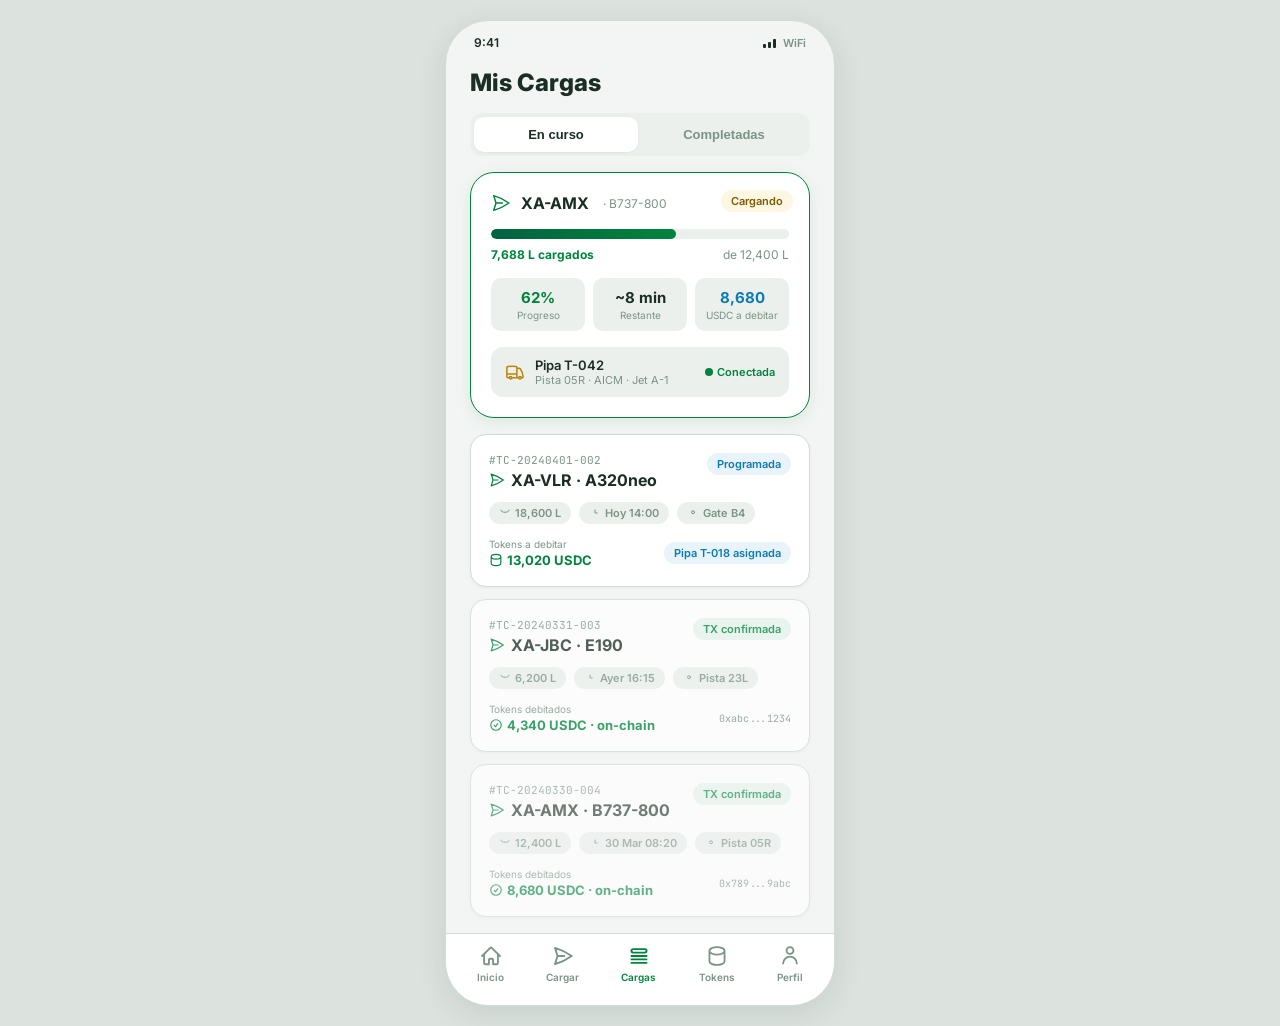
<file: 09_orders.html>
<!DOCTYPE html>
<html lang="es">
<head>
<meta charset="UTF-8">
<meta name="viewport" content="width=device-width, initial-scale=1.0">
<title>TurboChain — Mis Cargas</title>
<link rel="stylesheet" href="shared.css">
<style>
  .page-title { padding:18px 24px 0; font-weight:800; font-size:24px; margin-bottom:16px; }
  .tab-bar { padding:0 24px 16px; }

  /* Live fuel gauge */
  .live-card {
    margin:0 24px 16px; background:var(--surface); border:1px solid var(--accent);
    border-radius:var(--r-lg); padding:20px; box-shadow:0 4px 16px rgba(0,132,61,.1); position:relative;
  }
  .live-badge { position:absolute; top:16px; right:16px; }
  .live-header { display:flex; align-items:center; gap:10px; margin-bottom:16px; }
  .live-header svg { width:20px; height:20px; color:var(--accent); }
  .live-tail { font-weight:700; font-size:16px; }
  .live-type { font-size:12px; color:var(--muted); margin-left:4px; }

  /* Fuel gauge */
  .fuel-gauge { margin-bottom:16px; }
  .gauge-bar { height:10px; background:var(--surface2); border-radius:100px; overflow:hidden; margin-bottom:8px; }
  .gauge-fill { height:100%; background:linear-gradient(90deg,var(--accent2),var(--accent)); border-radius:100px; transition:width .5s ease; }
  .gauge-labels { display:flex; justify-content:space-between; font-size:12px; }
  .gauge-current { font-weight:700; color:var(--accent); }
  .gauge-total { color:var(--muted); }

  .live-stats { display:grid; grid-template-columns:1fr 1fr 1fr; gap:8px; margin-bottom:16px; }
  .stat-box { background:var(--surface2); border-radius:10px; padding:10px; text-align:center; }
  .stat-value { font-weight:700; font-size:15px; margin-bottom:2px; }
  .stat-label { font-size:10px; color:var(--muted); }

  .live-pipa { display:flex; align-items:center; gap:10px; background:var(--surface2); border-radius:12px; padding:10px 14px; }
  .live-pipa svg { width:20px; height:20px; color:var(--fuel); }
  .pipa-info { flex:1; }
  .pipa-name { font-weight:600; font-size:13px; }
  .pipa-detail { font-size:11px; color:var(--muted); }
  .pipa-status { display:flex; align-items:center; gap:4px; font-size:11px; color:var(--accent); font-weight:600; }
  .pipa-status-dot { width:8px; height:8px; border-radius:50%; background:var(--accent); animation:blink 1.2s infinite; }
  @keyframes blink { 0%,100%{opacity:1} 50%{opacity:.3} }

  /* Completed cards */
  .cargas-list { padding:0 24px; display:flex; flex-direction:column; gap:12px; }
  .carga-card { background:var(--surface); border:1px solid var(--border); border-radius:var(--r-md); padding:18px; box-shadow:var(--shadow-sm); }
  .carga-top { display:flex; justify-content:space-between; align-items:flex-start; margin-bottom:12px; }
  .carga-id { font-family:'JetBrains Mono',monospace; font-size:11px; color:var(--muted); margin-bottom:3px; }
  .carga-aircraft { font-weight:700; font-size:16px; display:flex; align-items:center; gap:6px; }
  .carga-aircraft svg { width:16px; height:16px; color:var(--accent); }

  .carga-details { display:flex; gap:8px; flex-wrap:wrap; margin-bottom:14px; }
  .carga-tag { display:inline-flex; align-items:center; gap:4px; background:var(--surface2); border-radius:100px; padding:4px 10px; font-size:11px; font-weight:600; color:var(--muted); }
  .carga-tag svg { width:12px; height:12px; }

  .carga-bottom { display:flex; justify-content:space-between; align-items:center; }
  .carga-tokens-label { font-size:10px; color:var(--muted); margin-bottom:2px; }
  .carga-tokens { font-size:13px; font-weight:700; color:var(--accent); display:flex; align-items:center; gap:4px; }
  .carga-tokens svg { width:14px; height:14px; }
  .carga-hash { font-family:'JetBrains Mono',monospace; font-size:10px; color:var(--muted); }
</style>
</head>
<body>
<div class="phone">
  <div class="status-bar"><span>9:41</span><div class="status-icons"><div class="signal"><span></span><span></span><span></span></div><span>WiFi</span></div></div>

  <div class="page-title">Mis Cargas</div>

  <div class="tab-bar">
    <div class="segment">
      <button class="seg-btn active">En curso</button>
      <button class="seg-btn">Completadas</button>
    </div>
  </div>

  <!-- LIVE: Fuel loading in progress -->
  <div class="live-card">
    <div class="live-badge"><div class="badge badge-warning">Cargando</div></div>

    <div class="live-header">
      <svg fill="none" viewBox="0 0 24 24" stroke="currentColor" stroke-width="1.8"><path stroke-linecap="round" stroke-linejoin="round" d="M6 12L3.269 3.126A59.768 59.768 0 0121.485 12 59.77 59.77 0 013.27 20.876L5.999 12zm0 0h7.5"/></svg>
      <span class="live-tail">XA-AMX</span>
      <span class="live-type">· B737-800</span>
    </div>

    <!-- Real-time fuel gauge -->
    <div class="fuel-gauge">
      <div class="gauge-bar"><div class="gauge-fill" style="width:62%"></div></div>
      <div class="gauge-labels">
        <span class="gauge-current">7,688 L cargados</span>
        <span class="gauge-total">de 12,400 L</span>
      </div>
    </div>

    <div class="live-stats">
      <div class="stat-box">
        <div class="stat-value" style="color:var(--accent)">62%</div>
        <div class="stat-label">Progreso</div>
      </div>
      <div class="stat-box">
        <div class="stat-value">~8 min</div>
        <div class="stat-label">Restante</div>
      </div>
      <div class="stat-box">
        <div class="stat-value" style="color:var(--sky)">8,680</div>
        <div class="stat-label">USDC a debitar</div>
      </div>
    </div>

    <!-- Pipa info -->
    <div class="live-pipa">
      <svg fill="none" viewBox="0 0 24 24" stroke="currentColor" stroke-width="1.8"><path stroke-linecap="round" stroke-linejoin="round" d="M8.25 18.75a1.5 1.5 0 01-3 0m3 0a1.5 1.5 0 00-3 0m3 0h6m-9 0H3.375a1.125 1.125 0 01-1.125-1.125V14.25m17.25 4.5a1.5 1.5 0 01-3 0m3 0a1.5 1.5 0 00-3 0m3 0h1.125c.621 0 1.129-.504 1.09-1.124a17.902 17.902 0 00-3.213-9.193 2.056 2.056 0 00-1.58-.86H14.25M16.5 18.75h-2.25m0-11.177v-.958c0-.568-.422-1.048-.987-1.106a48.554 48.554 0 00-10.026 0 1.106 1.106 0 00-.987 1.106v7.635m12-6.677v6.677m0 4.5v-4.5m0 0h-12"/></svg>
      <div class="pipa-info">
        <div class="pipa-name">Pipa T-042</div>
        <div class="pipa-detail">Pista 05R · AICM · Jet A-1</div>
      </div>
      <div class="pipa-status"><div class="pipa-status-dot"></div> Conectada</div>
    </div>
  </div>

  <!-- Completed / upcoming -->
  <div class="cargas-list">

    <!-- Programmed -->
    <div class="carga-card">
      <div class="carga-top">
        <div>
          <div class="carga-id">#TC-20240401-002</div>
          <div class="carga-aircraft">
            <svg fill="none" viewBox="0 0 24 24" stroke="currentColor" stroke-width="1.8"><path stroke-linecap="round" stroke-linejoin="round" d="M6 12L3.269 3.126A59.768 59.768 0 0121.485 12 59.77 59.77 0 013.27 20.876L5.999 12zm0 0h7.5"/></svg>
            XA-VLR · A320neo
          </div>
        </div>
        <div class="badge badge-info">Programada</div>
      </div>
      <div class="carga-details">
        <div class="carga-tag"><svg fill="none" viewBox="0 0 24 24" stroke="currentColor" stroke-width="2"><path stroke-linecap="round" stroke-linejoin="round" d="M20.25 6.375c0 2.278-3.694 4.125-8.25 4.125S3.75 8.653 3.75 6.375"/></svg> 18,600 L</div>
        <div class="carga-tag"><svg fill="none" viewBox="0 0 24 24" stroke="currentColor" stroke-width="2"><path stroke-linecap="round" stroke-linejoin="round" d="M12 6v6h4.5"/></svg> Hoy 14:00</div>
        <div class="carga-tag"><svg fill="none" viewBox="0 0 24 24" stroke="currentColor" stroke-width="2"><path stroke-linecap="round" stroke-linejoin="round" d="M15 10.5a3 3 0 11-6 0 3 3 0 016 0z"/></svg> Gate B4</div>
      </div>
      <div class="carga-bottom">
        <div>
          <div class="carga-tokens-label">Tokens a debitar</div>
          <div class="carga-tokens">
            <svg fill="none" viewBox="0 0 24 24" stroke="currentColor" stroke-width="2"><path stroke-linecap="round" stroke-linejoin="round" d="M20.25 6.375c0 2.278-3.694 4.125-8.25 4.125S3.75 8.653 3.75 6.375m16.5 0c0-2.278-3.694-4.125-8.25-4.125S3.75 4.097 3.75 6.375m16.5 0v11.25c0 2.278-3.694 4.125-8.25 4.125s-8.25-1.847-8.25-4.125V6.375"/></svg>
            13,020 USDC
          </div>
        </div>
        <div class="badge badge-info">Pipa T-018 asignada</div>
      </div>
    </div>

    <!-- Completed -->
    <div class="carga-card" style="opacity:.75">
      <div class="carga-top">
        <div>
          <div class="carga-id">#TC-20240331-003</div>
          <div class="carga-aircraft">
            <svg fill="none" viewBox="0 0 24 24" stroke="currentColor" stroke-width="1.8"><path stroke-linecap="round" stroke-linejoin="round" d="M6 12L3.269 3.126A59.768 59.768 0 0121.485 12 59.77 59.77 0 013.27 20.876L5.999 12zm0 0h7.5"/></svg>
            XA-JBC · E190
          </div>
        </div>
        <div class="badge badge-success">TX confirmada</div>
      </div>
      <div class="carga-details">
        <div class="carga-tag"><svg fill="none" viewBox="0 0 24 24" stroke="currentColor" stroke-width="2"><path stroke-linecap="round" stroke-linejoin="round" d="M20.25 6.375c0 2.278-3.694 4.125-8.25 4.125S3.75 8.653 3.75 6.375"/></svg> 6,200 L</div>
        <div class="carga-tag"><svg fill="none" viewBox="0 0 24 24" stroke="currentColor" stroke-width="2"><path stroke-linecap="round" stroke-linejoin="round" d="M12 6v6h4.5"/></svg> Ayer 16:15</div>
        <div class="carga-tag"><svg fill="none" viewBox="0 0 24 24" stroke="currentColor" stroke-width="2"><path stroke-linecap="round" stroke-linejoin="round" d="M15 10.5a3 3 0 11-6 0 3 3 0 016 0z"/></svg> Pista 23L</div>
      </div>
      <div class="carga-bottom">
        <div>
          <div class="carga-tokens-label">Tokens debitados</div>
          <div class="carga-tokens">
            <svg fill="none" viewBox="0 0 24 24" stroke="currentColor" stroke-width="2"><path stroke-linecap="round" stroke-linejoin="round" d="M9 12.75L11.25 15 15 9.75M21 12a9 9 0 11-18 0 9 9 0 0118 0z"/></svg>
            4,340 USDC · on-chain
          </div>
        </div>
        <div class="carga-hash">0xabc...1234</div>
      </div>
    </div>

    <!-- Another completed -->
    <div class="carga-card" style="opacity:.6">
      <div class="carga-top">
        <div>
          <div class="carga-id">#TC-20240330-004</div>
          <div class="carga-aircraft">
            <svg fill="none" viewBox="0 0 24 24" stroke="currentColor" stroke-width="1.8"><path stroke-linecap="round" stroke-linejoin="round" d="M6 12L3.269 3.126A59.768 59.768 0 0121.485 12 59.77 59.77 0 013.27 20.876L5.999 12zm0 0h7.5"/></svg>
            XA-AMX · B737-800
          </div>
        </div>
        <div class="badge badge-success">TX confirmada</div>
      </div>
      <div class="carga-details">
        <div class="carga-tag"><svg fill="none" viewBox="0 0 24 24" stroke="currentColor" stroke-width="2"><path stroke-linecap="round" stroke-linejoin="round" d="M20.25 6.375c0 2.278-3.694 4.125-8.25 4.125S3.75 8.653 3.75 6.375"/></svg> 12,400 L</div>
        <div class="carga-tag"><svg fill="none" viewBox="0 0 24 24" stroke="currentColor" stroke-width="2"><path stroke-linecap="round" stroke-linejoin="round" d="M12 6v6h4.5"/></svg> 30 Mar 08:20</div>
        <div class="carga-tag"><svg fill="none" viewBox="0 0 24 24" stroke="currentColor" stroke-width="2"><path stroke-linecap="round" stroke-linejoin="round" d="M15 10.5a3 3 0 11-6 0 3 3 0 016 0z"/></svg> Pista 05R</div>
      </div>
      <div class="carga-bottom">
        <div>
          <div class="carga-tokens-label">Tokens debitados</div>
          <div class="carga-tokens">
            <svg fill="none" viewBox="0 0 24 24" stroke="currentColor" stroke-width="2"><path stroke-linecap="round" stroke-linejoin="round" d="M9 12.75L11.25 15 15 9.75M21 12a9 9 0 11-18 0 9 9 0 0118 0z"/></svg>
            8,680 USDC · on-chain
          </div>
        </div>
        <div class="carga-hash">0x789...9abc</div>
      </div>
    </div>
  </div>

  <div style="height:16px"></div>

  <div class="bottom-nav">
    <div class="nav-item" onclick="location.href='05_home.html'"><span class="nav-icon"><svg fill="none" viewBox="0 0 24 24" stroke="currentColor" stroke-width="2"><path stroke-linecap="round" stroke-linejoin="round" d="M2.25 12l8.954-8.955a1.126 1.126 0 011.591 0L21.75 12M4.5 9.75v10.125c0 .621.504 1.125 1.125 1.125H9.75v-4.875c0-.621.504-1.125 1.125-1.125h2.25c.621 0 1.125.504 1.125 1.125V21h4.125c.621 0 1.125-.504 1.125-1.125V9.75"/></svg></span>Inicio</div>
    <div class="nav-item" onclick="location.href='06_new_order.html'"><span class="nav-icon"><svg fill="none" viewBox="0 0 24 24" stroke="currentColor" stroke-width="2"><path stroke-linecap="round" stroke-linejoin="round" d="M6 12L3.269 3.126A59.768 59.768 0 0121.485 12 59.77 59.77 0 013.27 20.876L5.999 12zm0 0h7.5"/></svg></span>Cargar</div>
    <div class="nav-item active"><span class="nav-icon"><svg fill="none" viewBox="0 0 24 24" stroke="currentColor" stroke-width="2"><path stroke-linecap="round" stroke-linejoin="round" d="M3.75 12h16.5m-16.5 3.75h16.5M3.75 19.5h16.5M5.625 4.5h12.75a1.875 1.875 0 010 3.75H5.625a1.875 1.875 0 010-3.75z"/></svg></span>Cargas</div>
    <div class="nav-item" onclick="location.href='08_wallet.html'"><span class="nav-icon"><svg fill="none" viewBox="0 0 24 24" stroke="currentColor" stroke-width="2"><path stroke-linecap="round" stroke-linejoin="round" d="M20.25 6.375c0 2.278-3.694 4.125-8.25 4.125S3.75 8.653 3.75 6.375m16.5 0c0-2.278-3.694-4.125-8.25-4.125S3.75 4.097 3.75 6.375m16.5 0v11.25c0 2.278-3.694 4.125-8.25 4.125s-8.25-1.847-8.25-4.125V6.375"/></svg></span>Tokens</div>
    <div class="nav-item"><span class="nav-icon"><svg fill="none" viewBox="0 0 24 24" stroke="currentColor" stroke-width="2"><path stroke-linecap="round" stroke-linejoin="round" d="M15.75 6a3.75 3.75 0 11-7.5 0 3.75 3.75 0 017.5 0zM4.501 20.118a7.5 7.5 0 0114.998 0"/></svg></span>Perfil</div>
  </div>
</div>
</body>
</html>
</file>
<file: shared.css>
@import url('https://fonts.googleapis.com/css2?family=Inter:wght@400;500;600;700;800&family=JetBrains+Mono:wght@400;500&display=swap');

:root {
  --bg:        #F3F5F4;
  --surface:   #FFFFFF;
  --surface2:  #EBF0ED;
  --border:    #D2DCD6;
  --accent:    #00843D;
  --accent-l:  #E6F4ED;
  --accent2:   #006341;
  --sky:       #0C7BB3;
  --sky-l:     #E8F4FA;
  --fuel:      #B8860B;
  --fuel-l:    #FDF6E3;
  --text:      #1A2E23;
  --text2:     #3D5A4A;
  --muted:     #7A9486;
  --danger:    #C0392B;
  --danger-l:  #FBEAE8;
  --r-sm:      12px;
  --r-md:      16px;
  --r-lg:      24px;
  --shadow-sm: 0 1px 3px rgba(0,60,30,0.06);
  --shadow-md: 0 4px 14px rgba(0,60,30,0.08);
  --shadow-lg: 0 8px 30px rgba(0,60,30,0.1);
}

* { box-sizing:border-box; margin:0; padding:0; -webkit-tap-highlight-color:transparent; }

body {
  background:#DCE2DE; color:var(--text);
  font-family:'Inter',-apple-system,sans-serif;
  min-height:100vh; display:flex; justify-content:center; align-items:center; padding:20px;
}

.phone {
  width:390px; min-height:844px; background:var(--bg);
  border-radius:44px; border:1px solid var(--border);
  box-shadow:var(--shadow-lg); overflow:hidden;
  display:flex; flex-direction:column;
}

/* Status bar */
.status-bar { display:flex; justify-content:space-between; align-items:center; padding:14px 28px 0; font-size:12px; font-weight:600; color:var(--text); }
.status-icons { display:flex; gap:6px; align-items:center; font-size:11px; color:var(--muted); }
.signal { width:14px; height:10px; display:flex; gap:2px; align-items:flex-end; }
.signal span { background:var(--text); border-radius:1px; width:3px; }
.signal span:nth-child(1){height:4px} .signal span:nth-child(2){height:6px} .signal span:nth-child(3){height:9px}

.screen { flex:1; display:flex; flex-direction:column; padding:18px 24px 30px; overflow-y:auto; }
.screen::-webkit-scrollbar { display:none; }

/* Icon system */
.icon { display:inline-flex; align-items:center; justify-content:center; width:44px; height:44px; border-radius:12px; flex-shrink:0; }
.icon svg { width:22px; height:22px; }
.icon-sm { width:36px; height:36px; border-radius:10px; } .icon-sm svg { width:18px; height:18px; }
.icon-lg { width:56px; height:56px; border-radius:16px; } .icon-lg svg { width:28px; height:28px; }
.icon-accent { background:var(--accent-l); color:var(--accent); }
.icon-sky    { background:var(--sky-l); color:var(--sky); }
.icon-fuel   { background:var(--fuel-l); color:var(--fuel); }
.icon-danger { background:var(--danger-l); color:var(--danger); }
.icon-neutral{ background:var(--surface2); color:var(--text2); }

/* Buttons */
.btn-primary { width:100%; padding:16px; background:var(--accent); color:#fff; border:none; border-radius:var(--r-md); font-family:'Inter',sans-serif; font-weight:700; font-size:15px; cursor:pointer; transition:all .15s; }
.btn-primary:active { transform:scale(.98); opacity:.9; }
.btn-secondary { width:100%; padding:15px; background:var(--surface); color:var(--text); border:1.5px solid var(--border); border-radius:var(--r-md); font-family:'Inter',sans-serif; font-weight:600; font-size:14px; cursor:pointer; }
.btn-secondary:active { background:var(--surface2); }

/* Inputs */
.input-group { margin-bottom:16px; }
.input-label { font-size:13px; font-weight:600; color:var(--text2); margin-bottom:6px; display:block; }
.input-field { width:100%; padding:14px 16px; background:var(--surface); border:1.5px solid var(--border); border-radius:var(--r-sm); color:var(--text); font-family:'Inter',sans-serif; font-size:15px; outline:none; transition:border-color .15s; }
.input-field:focus { border-color:var(--accent); box-shadow:0 0 0 3px rgba(0,132,61,.1); }
.input-field::placeholder { color:var(--muted); }

/* Card */
.card { background:var(--surface); border:1px solid var(--border); border-radius:var(--r-md); padding:20px; box-shadow:var(--shadow-sm); }

/* Bottom nav */
.bottom-nav { display:flex; justify-content:space-around; align-items:center; padding:10px 10px 22px; background:var(--surface); border-top:1px solid var(--border); }
.nav-item { display:flex; flex-direction:column; align-items:center; gap:3px; font-size:10px; font-weight:600; color:var(--muted); cursor:pointer; }
.nav-item.active { color:var(--accent); }
.nav-icon { width:24px; height:24px; display:flex; align-items:center; justify-content:center; }
.nav-icon svg { width:22px; height:22px; }

/* Badge */
.badge { display:inline-flex; align-items:center; gap:5px; padding:4px 10px; border-radius:100px; font-size:11px; font-weight:600; }
.badge-success { background:var(--accent-l); color:var(--accent); }
.badge-warning { background:var(--fuel-l); color:#7A5C00; }
.badge-danger  { background:var(--danger-l); color:var(--danger); }
.badge-info    { background:var(--sky-l); color:var(--sky); }

/* Divider */
.divider { display:flex; align-items:center; gap:12px; margin:20px 0; color:var(--muted); font-size:12px; }
.divider::before,.divider::after { content:''; flex:1; height:1px; background:var(--border); }

/* Segment */
.segment { display:flex; background:var(--surface2); border-radius:var(--r-sm); padding:4px; gap:4px; }
.seg-btn { flex:1; padding:10px; border:none; background:transparent; color:var(--muted); border-radius:10px; font-weight:600; font-size:13px; cursor:pointer; }
.seg-btn.active { background:var(--surface); color:var(--text); box-shadow:var(--shadow-sm); }

/* Steps */
.steps { display:flex; gap:8px; align-items:center; }
.step-dot { width:8px; height:8px; border-radius:50%; background:var(--surface2); border:2px solid var(--border); }
.step-dot.active { background:var(--accent); border-color:var(--accent); width:24px; border-radius:4px; }
.step-dot.done { background:var(--accent); border-color:var(--accent); opacity:.5; }

@keyframes fadeUp { from{opacity:0;transform:translateY(16px)} to{opacity:1;transform:translateY(0)} }
</file>
